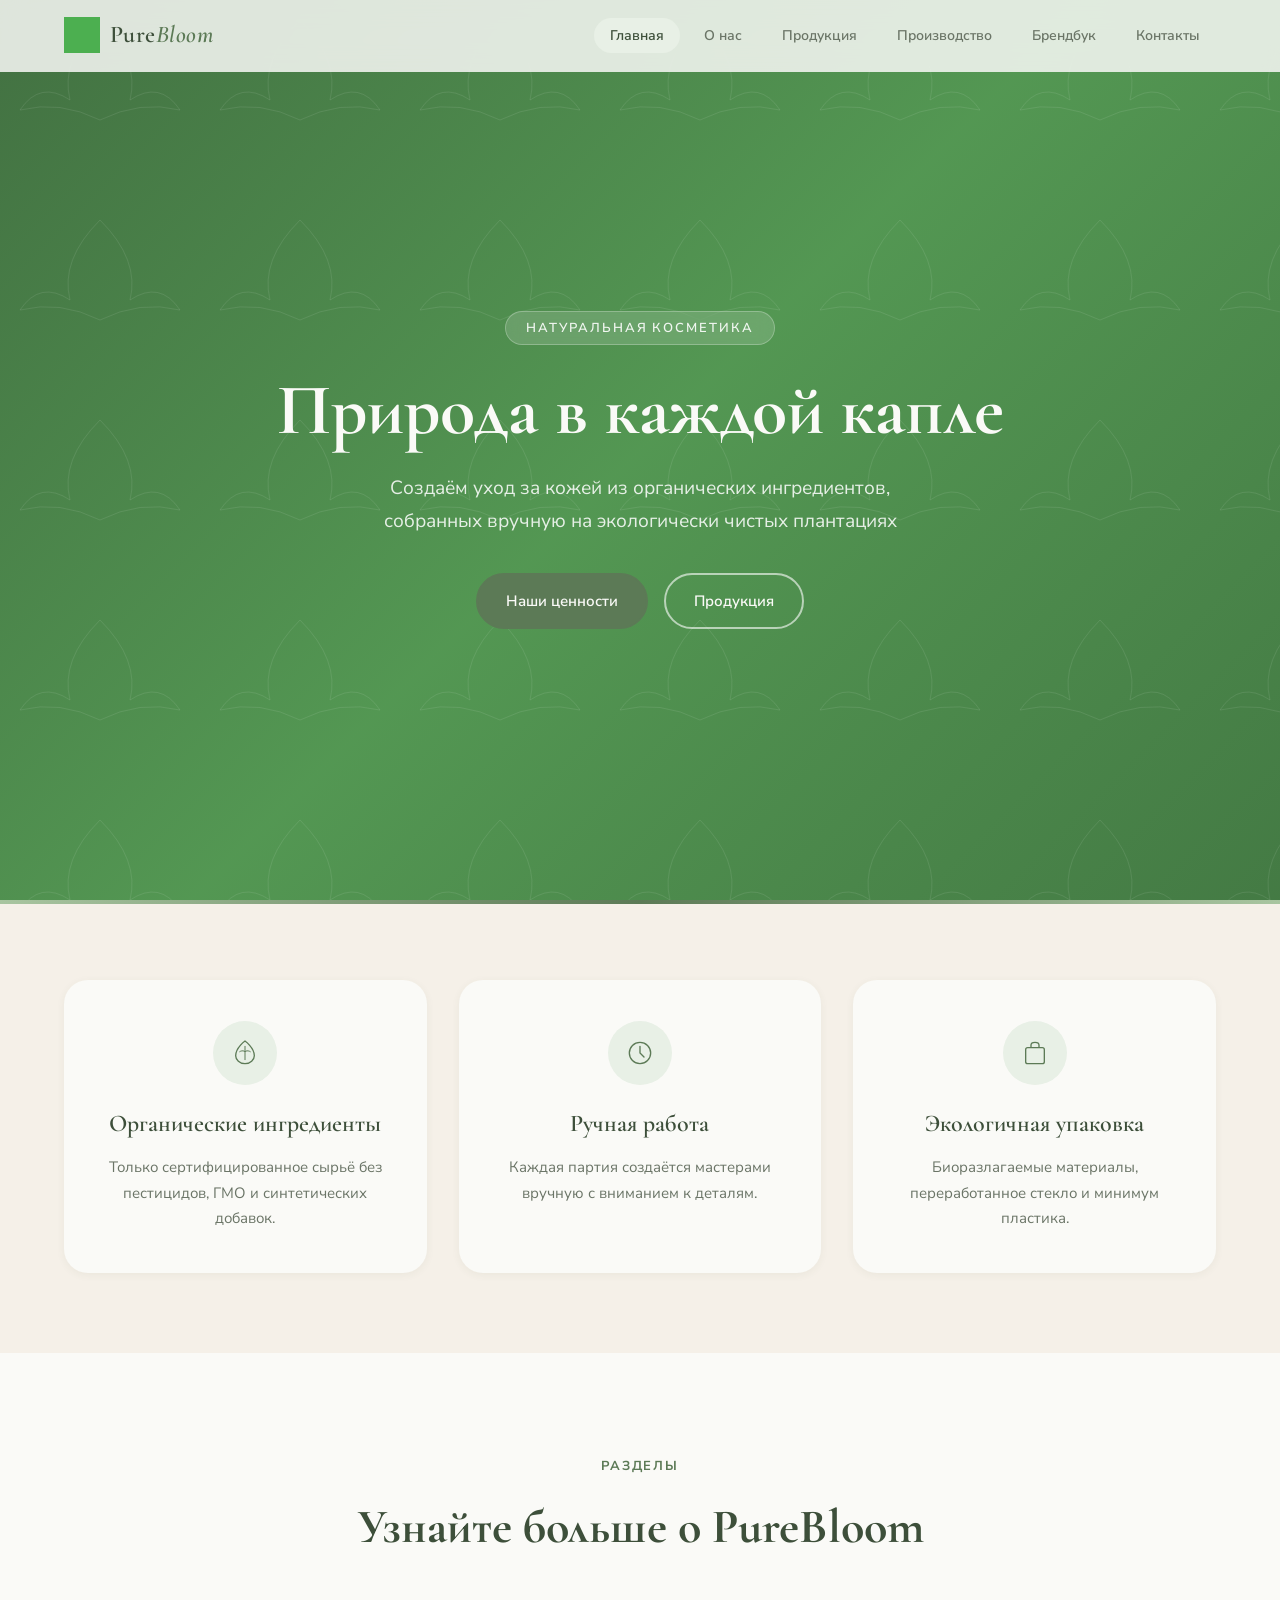
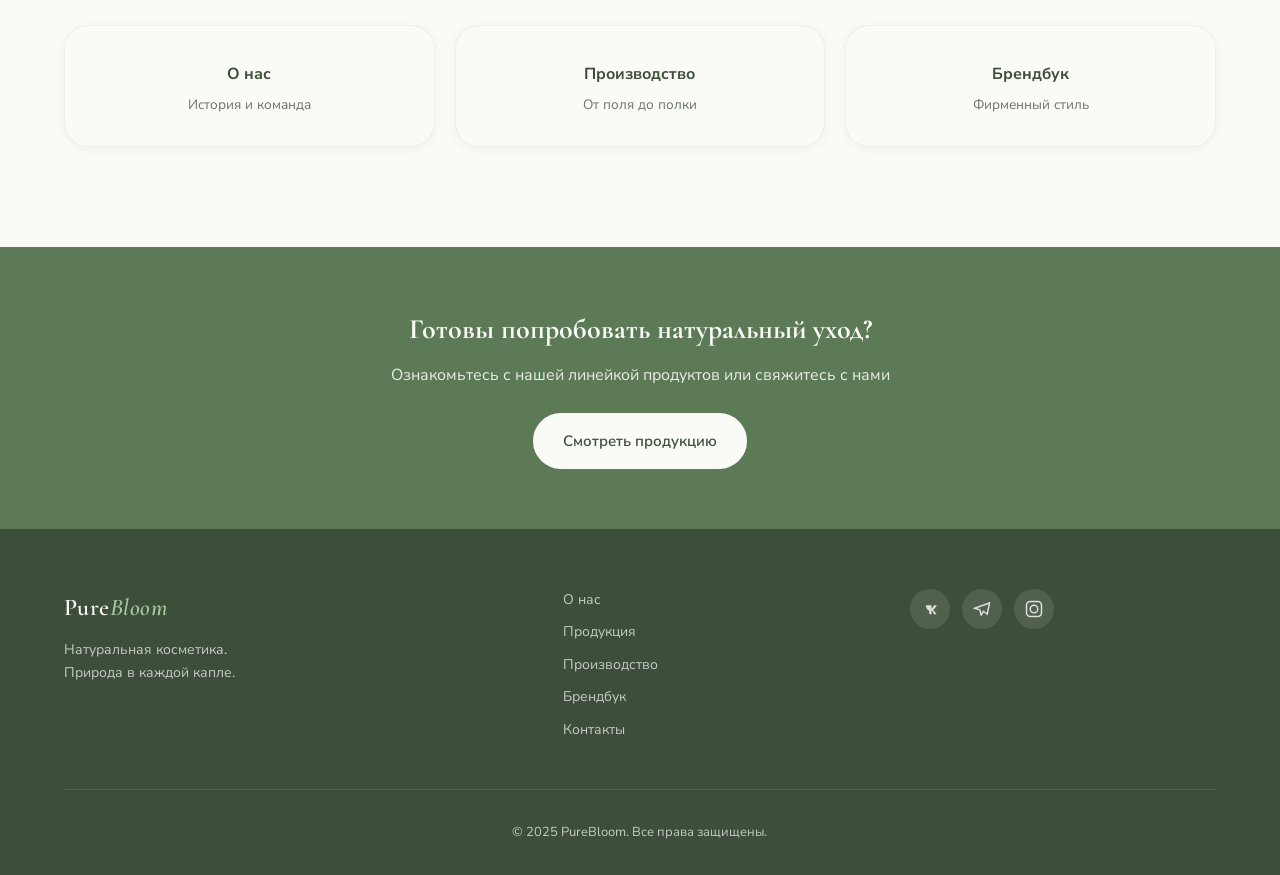
<file: index.html>
<!DOCTYPE html>
<html lang="ru">
<head>
  <meta charset="UTF-8">
  <meta name="viewport" content="width=device-width, initial-scale=1.0">
  <meta name="description" content="PureBloom — натуральная косметика. Природа в каждой капле.">
  <title>PureBloom — Главная</title>
  <link rel="preconnect" href="https://fonts.googleapis.com">
  <link rel="preconnect" href="https://fonts.gstatic.com" crossorigin>
  <link href="https://fonts.googleapis.com/css2?family=Cormorant+Garamond:ital,wght@0,400;0,600;0,700;1,400&family=Nunito+Sans:ital,wght@0,300;0,400;0,600;0,700&display=swap" rel="stylesheet">
  <link rel="stylesheet" href="styles.css">
</head>
<body data-page="home">

  <header class="header" id="header">
    <div class="container header__inner">
      <a href="index.html" class="logo">
        <img src="public/images/logo.png" alt="" class="logo__img">
        <span class="logo__text">Pure<em>Bloom</em></span>
      </a>
      <nav class="nav" id="nav" aria-label="Навигация">
        <ul class="nav__list">
          <li><a href="index.html" class="nav__link" data-page="home">Главная</a></li>
          <li><a href="about.html" class="nav__link" data-page="about">О нас</a></li>
          <li><a href="products.html" class="nav__link" data-page="products">Продукция</a></li>
          <li><a href="production.html" class="nav__link" data-page="production">Производство</a></li>
          <li><a href="brandbook.html" class="nav__link" data-page="brandbook">Брендбук</a></li>
          <li><a href="contacts.html" class="nav__link" data-page="contacts">Контакты</a></li>
        </ul>
      </nav>
      <button class="burger" id="burger" aria-label="Меню" aria-expanded="false" aria-controls="nav">
        <span></span><span></span><span></span>
      </button>
    </div>
  </header>

  <main>
    <section class="hero" id="home">
      <div class="hero__bg">
        <img src="public/images/hero-image.jpg" alt="Цветущие полевые цветы" class="hero__image">
        <div class="hero__overlay"></div>
        <div class="hero__pattern" aria-hidden="true"></div>
      </div>
      <div class="container hero__content">
        <p class="hero__label">Натуральная косметика</p>
        <h1 class="hero__title">Природа в каждой капле</h1>
        <p class="hero__subtitle">Создаём уход за кожей из органических ингредиентов, собранных вручную на экологически чистых плантациях</p>
        <div class="hero__actions">
          <a href="#values" class="btn btn--primary">Наши ценности</a>
          <a href="products.html" class="btn btn--outline">Продукция</a>
        </div>
      </div>
    </section>

    <section class="values" id="values">
      <div class="container">
        <div class="values__grid">
          <article class="value-card">
            <div class="value-card__icon">
              <svg viewBox="0 0 48 48" fill="none" aria-hidden="true"><path d="M24 6C24 6 10 16 10 28C10 34 16 40 24 40C32 40 38 34 38 28C38 16 24 6 24 6Z" stroke="currentColor" stroke-width="2"/><path d="M24 14V34M16 22C16 22 20 19 24 22C28 19 32 22 32 22" stroke="currentColor" stroke-width="1.5" stroke-linecap="round"/></svg>
            </div>
            <h3 class="value-card__title">Органические ингредиенты</h3>
            <p class="value-card__text">Только сертифицированное сырьё без пестицидов, ГМО и синтетических добавок.</p>
          </article>
          <article class="value-card">
            <div class="value-card__icon">
              <svg viewBox="0 0 48 48" fill="none" aria-hidden="true"><circle cx="24" cy="24" r="16" stroke="currentColor" stroke-width="2"/><path d="M24 14V24L30 30" stroke="currentColor" stroke-width="2" stroke-linecap="round"/></svg>
            </div>
            <h3 class="value-card__title">Ручная работа</h3>
            <p class="value-card__text">Каждая партия создаётся мастерами вручную с вниманием к деталям.</p>
          </article>
          <article class="value-card">
            <div class="value-card__icon">
              <svg viewBox="0 0 48 48" fill="none" aria-hidden="true"><rect x="10" y="16" width="28" height="24" rx="3" stroke="currentColor" stroke-width="2"/><path d="M18 16V12C18 10 20 8 24 8C28 8 30 10 30 12V16" stroke="currentColor" stroke-width="2"/></svg>
            </div>
            <h3 class="value-card__title">Экологичная упаковка</h3>
            <p class="value-card__text">Биоразлагаемые материалы, переработанное стекло и минимум пластика.</p>
          </article>
        </div>
      </div>
    </section>

    <section class="section" id="explore">
      <div class="container">
        <div class="section__header">
          <span class="section__label">Разделы</span>
          <h2 class="section__title">Узнайте больше о PureBloom</h2>
        </div>
        <div class="quick-links">
          <a href="about.html" class="quick-link"><strong>О нас</strong><small>История и команда</small></a>
          <a href="production.html" class="quick-link"><strong>Производство</strong><small>От поля до полки</small></a>
          <a href="brandbook.html" class="quick-link"><strong>Брендбук</strong><small>Фирменный стиль</small></a>
        </div>
      </div>
    </section>

    <section class="cta-banner">
      <div class="container">
        <h2>Готовы попробовать натуральный уход?</h2>
        <p>Ознакомьтесь с нашей линейкой продуктов или свяжитесь с нами</p>
        <a href="products.html" class="btn btn--primary">Смотреть продукцию</a>
      </div>
    </section>
  </main>

  <footer class="footer">
    <div class="container footer__inner">
      <div class="footer__brand">
        <a href="index.html" class="logo"><span class="logo__text">Pure<em>Bloom</em></span></a>
        <p>Натуральная косметика.<br>Природа в каждой капле.</p>
      </div>
      <nav class="footer__nav" aria-label="Подвал">
        <a href="about.html">О нас</a>
        <a href="products.html">Продукция</a>
        <a href="production.html">Производство</a>
        <a href="brandbook.html">Брендбук</a>
        <a href="contacts.html">Контакты</a>
      </nav>
      <div class="footer__social">
        <a href="#" class="footer__social-link" aria-label="VK"><svg viewBox="0 0 24 24" fill="none"><path d="M3 7H6.5C7 12 9 14 11 14V7H14V11.5C16 9.5 17.5 7 17.5 7H21C21 7 18.5 12 16 13.5C18.5 15 21 19 21 19H17.5C17.5 19 15.5 15 14 13.5V19H11V7H3Z" fill="currentColor"/></svg></a>
        <a href="#" class="footer__social-link" aria-label="Telegram"><svg viewBox="0 0 24 24" fill="none"><path d="M22 4L2 11L9 13L11 20L14 15L19 19L22 4Z" stroke="currentColor" stroke-width="2"/></svg></a>
        <a href="#" class="footer__social-link" aria-label="Instagram"><svg viewBox="0 0 24 24" fill="none"><rect x="2" y="2" width="20" height="20" rx="5" stroke="currentColor" stroke-width="2"/><circle cx="12" cy="12" r="5" stroke="currentColor" stroke-width="2"/></svg></a>
      </div>
      <p class="footer__copy">&copy; 2025 PureBloom. Все права защищены.</p>
    </div>
  </footer>

  <script src="script.js"></script>
</body>
</html>
</file>
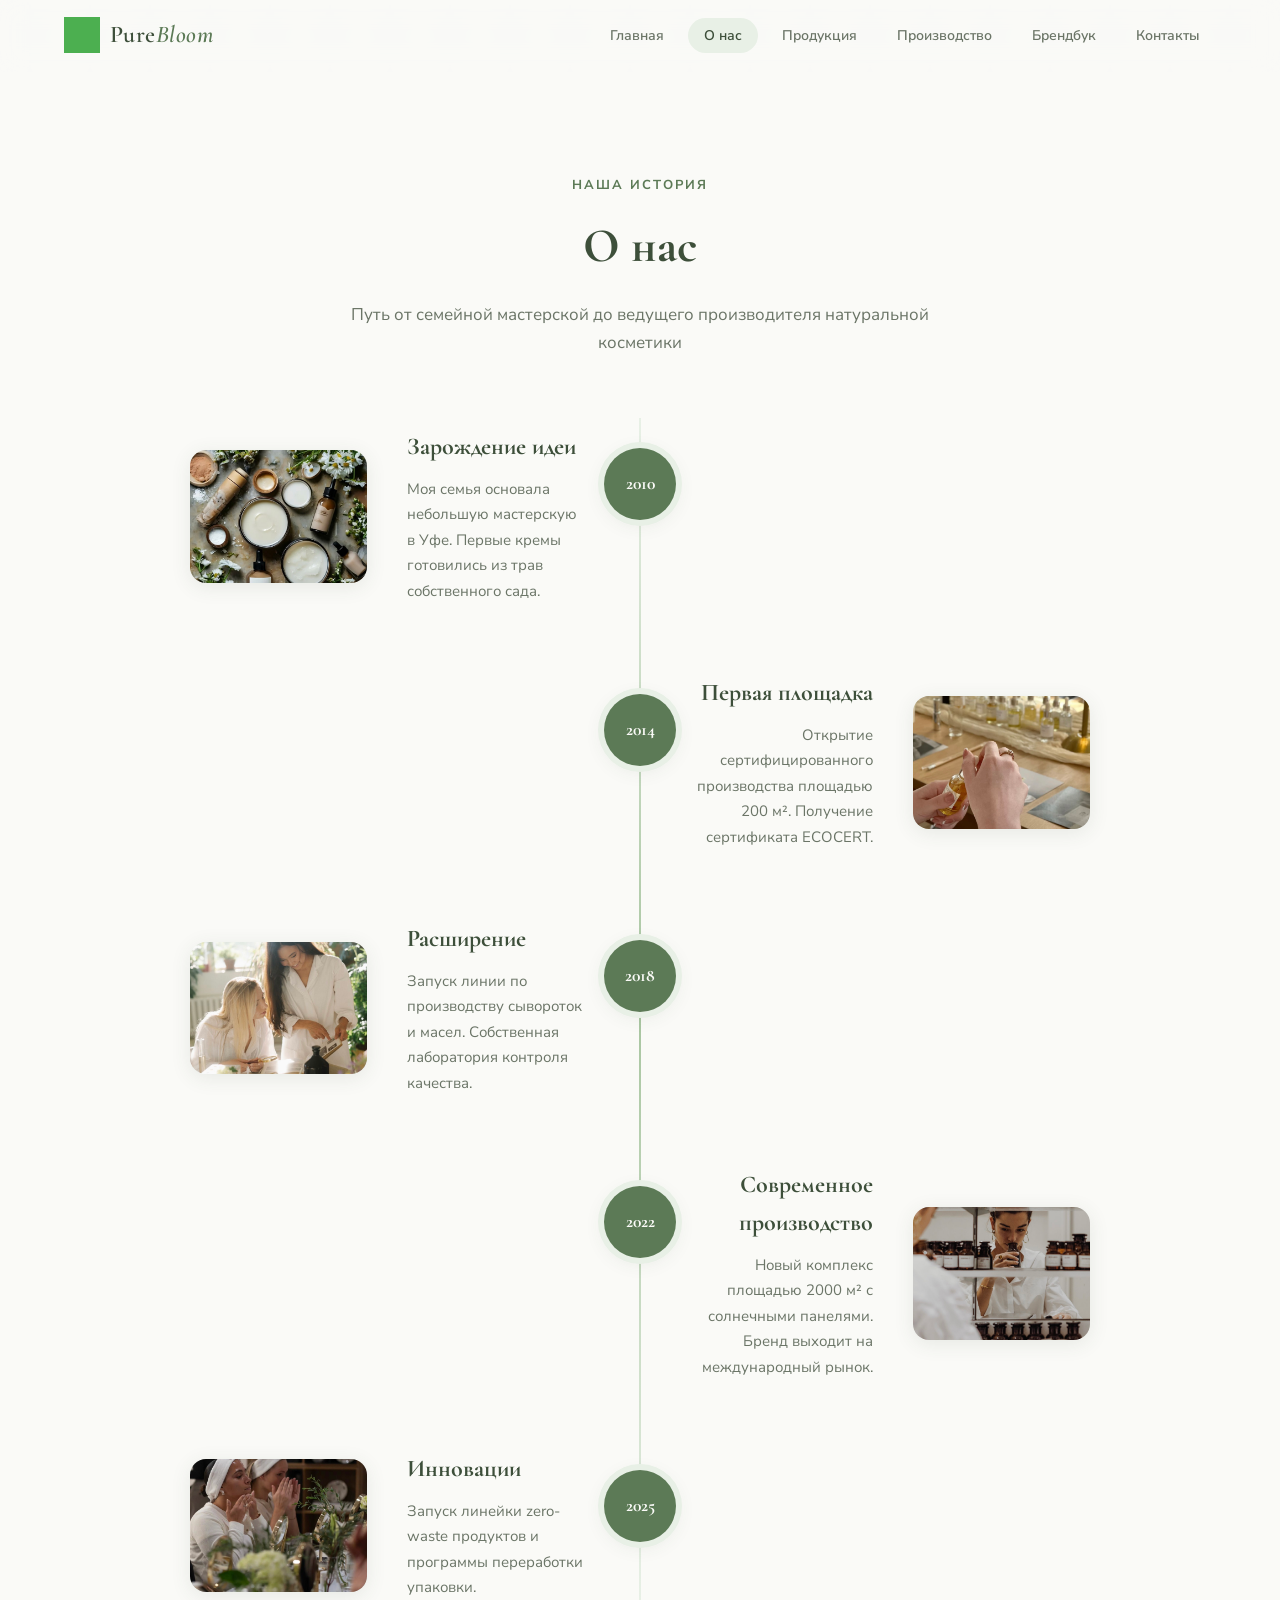
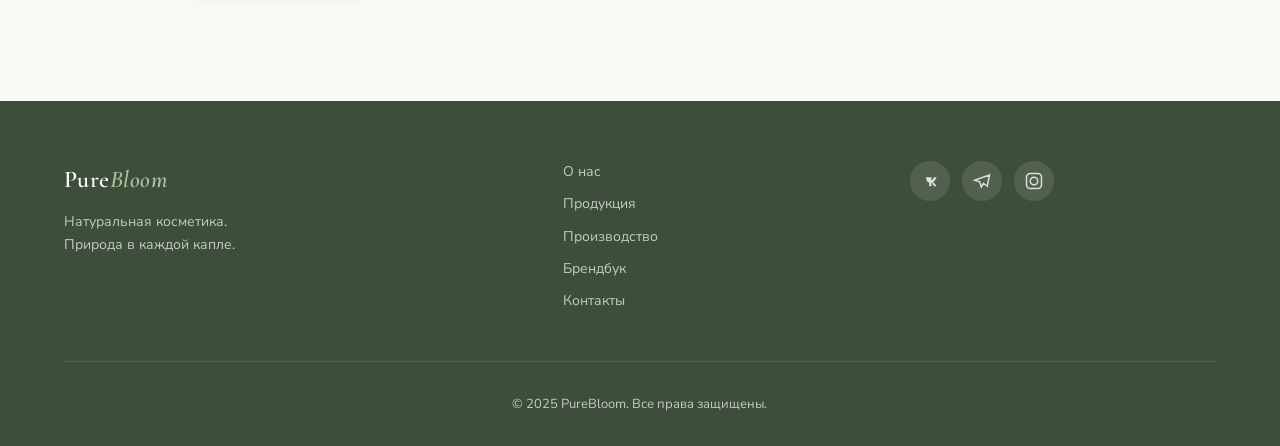
<file: about.html>
<!DOCTYPE html>
<html lang="ru">
<head>
  <meta charset="UTF-8">
  <meta name="viewport" content="width=device-width, initial-scale=1.0">
  <title>PureBloom — О нас</title>
  <link rel="preconnect" href="https://fonts.googleapis.com">
  <link rel="preconnect" href="https://fonts.gstatic.com" crossorigin>
  <link href="https://fonts.googleapis.com/css2?family=Cormorant+Garamond:ital,wght@0,400;0,600;0,700;1,400&family=Nunito+Sans:ital,wght@0,300;0,400;0,600;0,700&display=swap" rel="stylesheet">
  <link rel="stylesheet" href="styles.css">
</head>
<body data-page="about">

  <header class="header" id="header">
    <div class="container header__inner">
      <a href="index.html" class="logo">
        <img src="public/images/logo.png" alt="" class="logo__img">
        <span class="logo__text">Pure<em>Bloom</em></span>
      </a>
      <nav class="nav" id="nav" aria-label="Навигация">
        <ul class="nav__list">
          <li><a href="index.html" class="nav__link" data-page="home">Главная</a></li>
          <li><a href="about.html" class="nav__link" data-page="about">О нас</a></li>
          <li><a href="products.html" class="nav__link" data-page="products">Продукция</a></li>
          <li><a href="production.html" class="nav__link" data-page="production">Производство</a></li>
          <li><a href="brandbook.html" class="nav__link" data-page="brandbook">Брендбук</a></li>
          <li><a href="contacts.html" class="nav__link" data-page="contacts">Контакты</a></li>
        </ul>
      </nav>
      <button class="burger" id="burger" aria-label="Меню" aria-expanded="false" aria-controls="nav">
        <span></span><span></span><span></span>
      </button>
    </div>
  </header>

  <main class="page-top">
    <section class="section about">
      <div class="container">
        <div class="section__header">
          <span class="section__label">Наша история</span>
          <h1 class="section__title">О нас</h1>
          <p class="section__desc">Путь от семейной мастерской до ведущего производителя натуральной косметики</p>
        </div>

        <div class="timeline">
          <div class="timeline__line" aria-hidden="true"></div>

          <article class="timeline__item">
            <div class="timeline__marker"><span class="timeline__year">2010</span></div>
            <div class="timeline__content">
              <div class="timeline__image"><img src="public/images/зарождение.jpg" alt="Начало — семейная мастерская" loading="lazy"></div>
              <div class="timeline__text">
                <h3>Зарождение идеи</h3>
                <p>Моя семья основала небольшую мастерскую в Уфе. Первые кремы готовились из трав собственного сада.</p>
              </div>
            </div>
          </article>

          <article class="timeline__item timeline__item--reverse">
            <div class="timeline__marker"><span class="timeline__year">2014</span></div>
            <div class="timeline__content">
              <div class="timeline__image"><img src="public/images/первая.jpg" alt="Первая производственная площадка" loading="lazy"></div>
              <div class="timeline__text">
                <h3>Первая площадка</h3>
                <p>Открытие сертифицированного производства площадью 200 м². Получение сертификата ECOCERT.</p>
              </div>
            </div>
          </article>

          <article class="timeline__item">
            <div class="timeline__marker"><span class="timeline__year">2018</span></div>
            <div class="timeline__content">
              <div class="timeline__image"><img src="public/images/расширение.jpg" alt="Расширение производства" loading="lazy"></div>
              <div class="timeline__text">
                <h3>Расширение</h3>
                <p>Запуск линии по производству сывороток и масел. Собственная лаборатория контроля качества.</p>
              </div>
            </div>
          </article>

          <article class="timeline__item timeline__item--reverse">
            <div class="timeline__marker"><span class="timeline__year">2022</span></div>
            <div class="timeline__content">
              <div class="timeline__image"><img src="public/images/современное.jpg" alt="Современное производство" loading="lazy"></div>
              <div class="timeline__text">
                <h3>Современное производство</h3>
                <p>Новый комплекс площадью 2000 м² с солнечными панелями. Бренд выходит на международный рынок.</p>
              </div>
            </div>
          </article>

          <article class="timeline__item">
            <div class="timeline__marker"><span class="timeline__year">2025</span></div>
            <div class="timeline__content">
              <div class="timeline__image"><img src="public/images/иновации.jpg" alt="Инновации" loading="lazy"></div>
              <div class="timeline__text">
                <h3>Инновации</h3>
                <p>Запуск линейки zero-waste продуктов и программы переработки упаковки.</p>
              </div>
            </div>
          </article>
        </div>
      </div>
    </section>
  </main>

  <footer class="footer">
    <div class="container footer__inner">
      <div class="footer__brand">
        <a href="index.html" class="logo"><span class="logo__text">Pure<em>Bloom</em></span></a>
        <p>Натуральная косметика.<br>Природа в каждой капле.</p>
      </div>
      <nav class="footer__nav" aria-label="Подвал">
        <a href="about.html">О нас</a>
        <a href="products.html">Продукция</a>
        <a href="production.html">Производство</a>
        <a href="brandbook.html">Брендбук</a>
        <a href="contacts.html">Контакты</a>
      </nav>
      <div class="footer__social">
        <a href="#" class="footer__social-link" aria-label="VK"><svg viewBox="0 0 24 24" fill="none"><path d="M3 7H6.5C7 12 9 14 11 14V7H14V11.5C16 9.5 17.5 7 17.5 7H21C21 7 18.5 12 16 13.5C18.5 15 21 19 21 19H17.5C17.5 19 15.5 15 14 13.5V19H11V7H3Z" fill="currentColor"/></svg></a>
        <a href="#" class="footer__social-link" aria-label="Telegram"><svg viewBox="0 0 24 24" fill="none"><path d="M22 4L2 11L9 13L11 20L14 15L19 19L22 4Z" stroke="currentColor" stroke-width="2"/></svg></a>
        <a href="#" class="footer__social-link" aria-label="Instagram"><svg viewBox="0 0 24 24" fill="none"><rect x="2" y="2" width="20" height="20" rx="5" stroke="currentColor" stroke-width="2"/><circle cx="12" cy="12" r="5" stroke="currentColor" stroke-width="2"/></svg></a>
      </div>
      <p class="footer__copy">&copy; 2025 PureBloom. Все права защищены.</p>
    </div>
  </footer>

  <script src="script.js"></script>
</body>
</html>
</file>
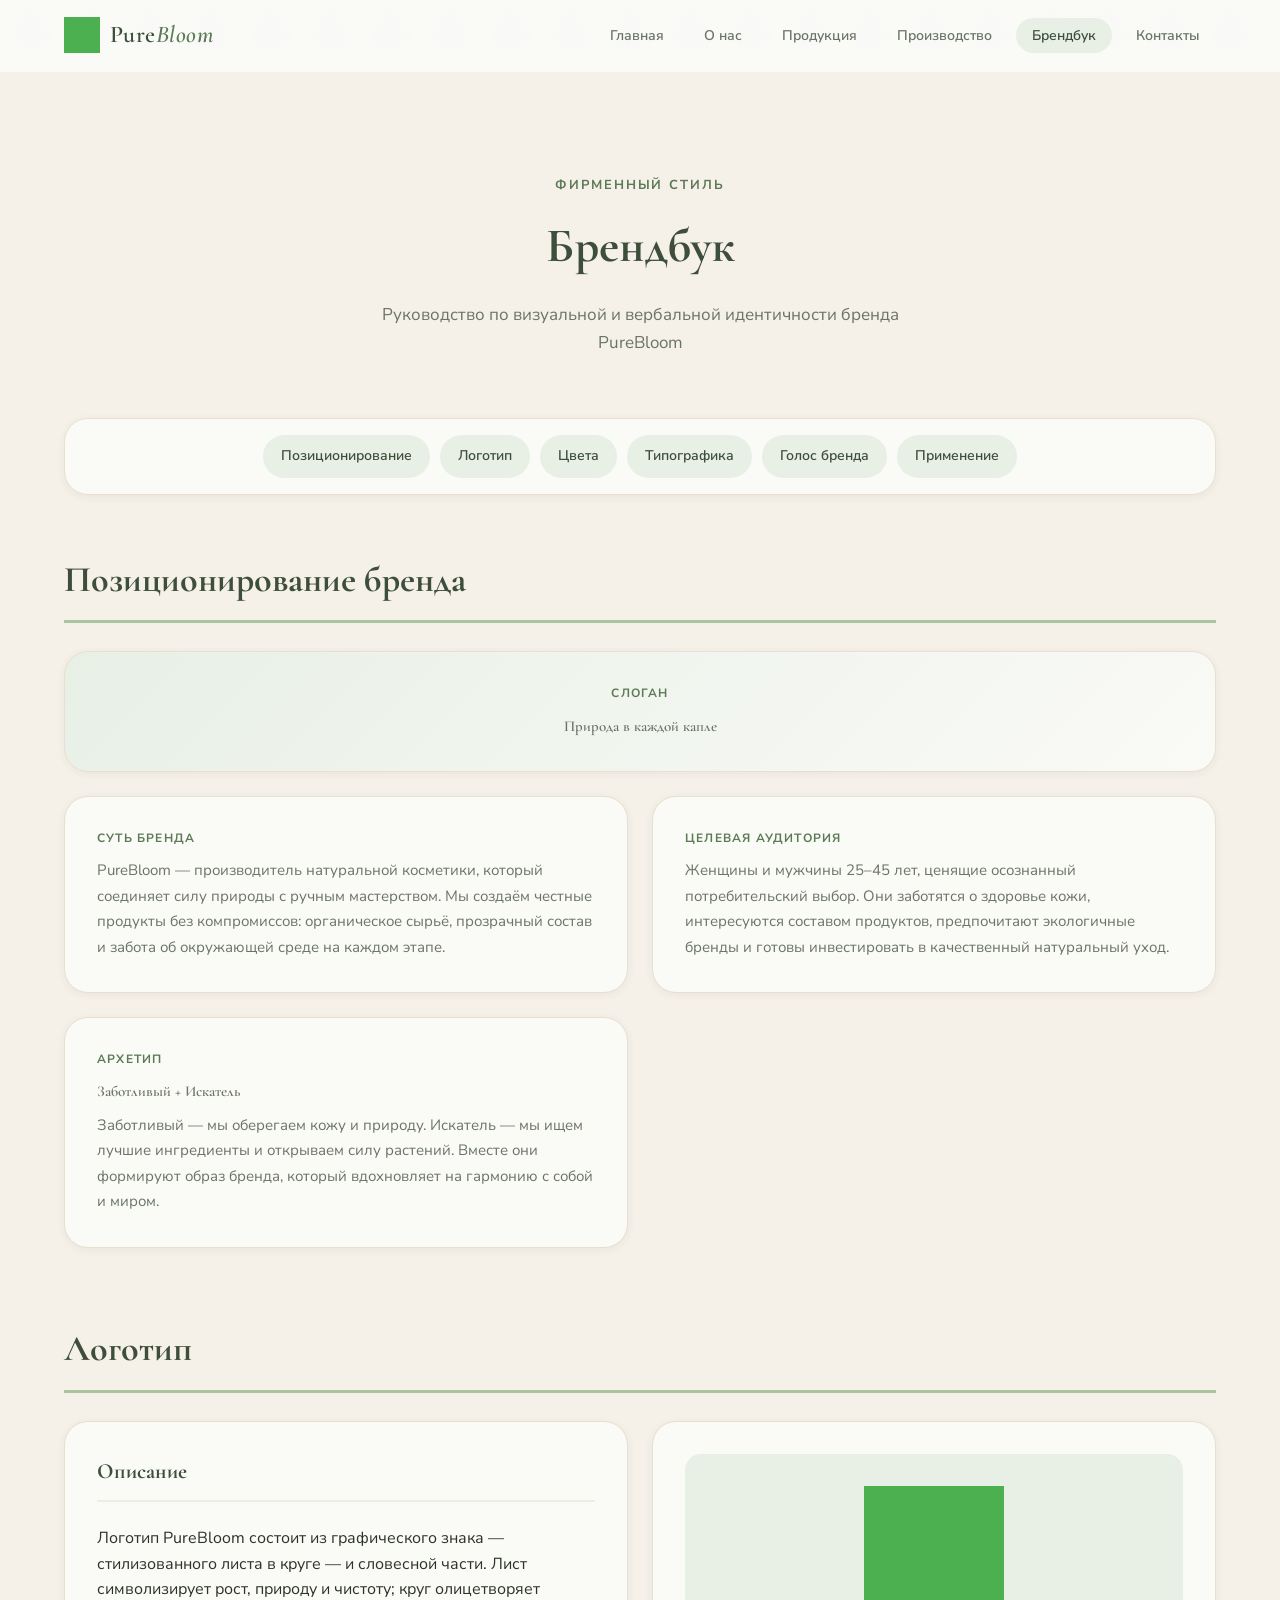
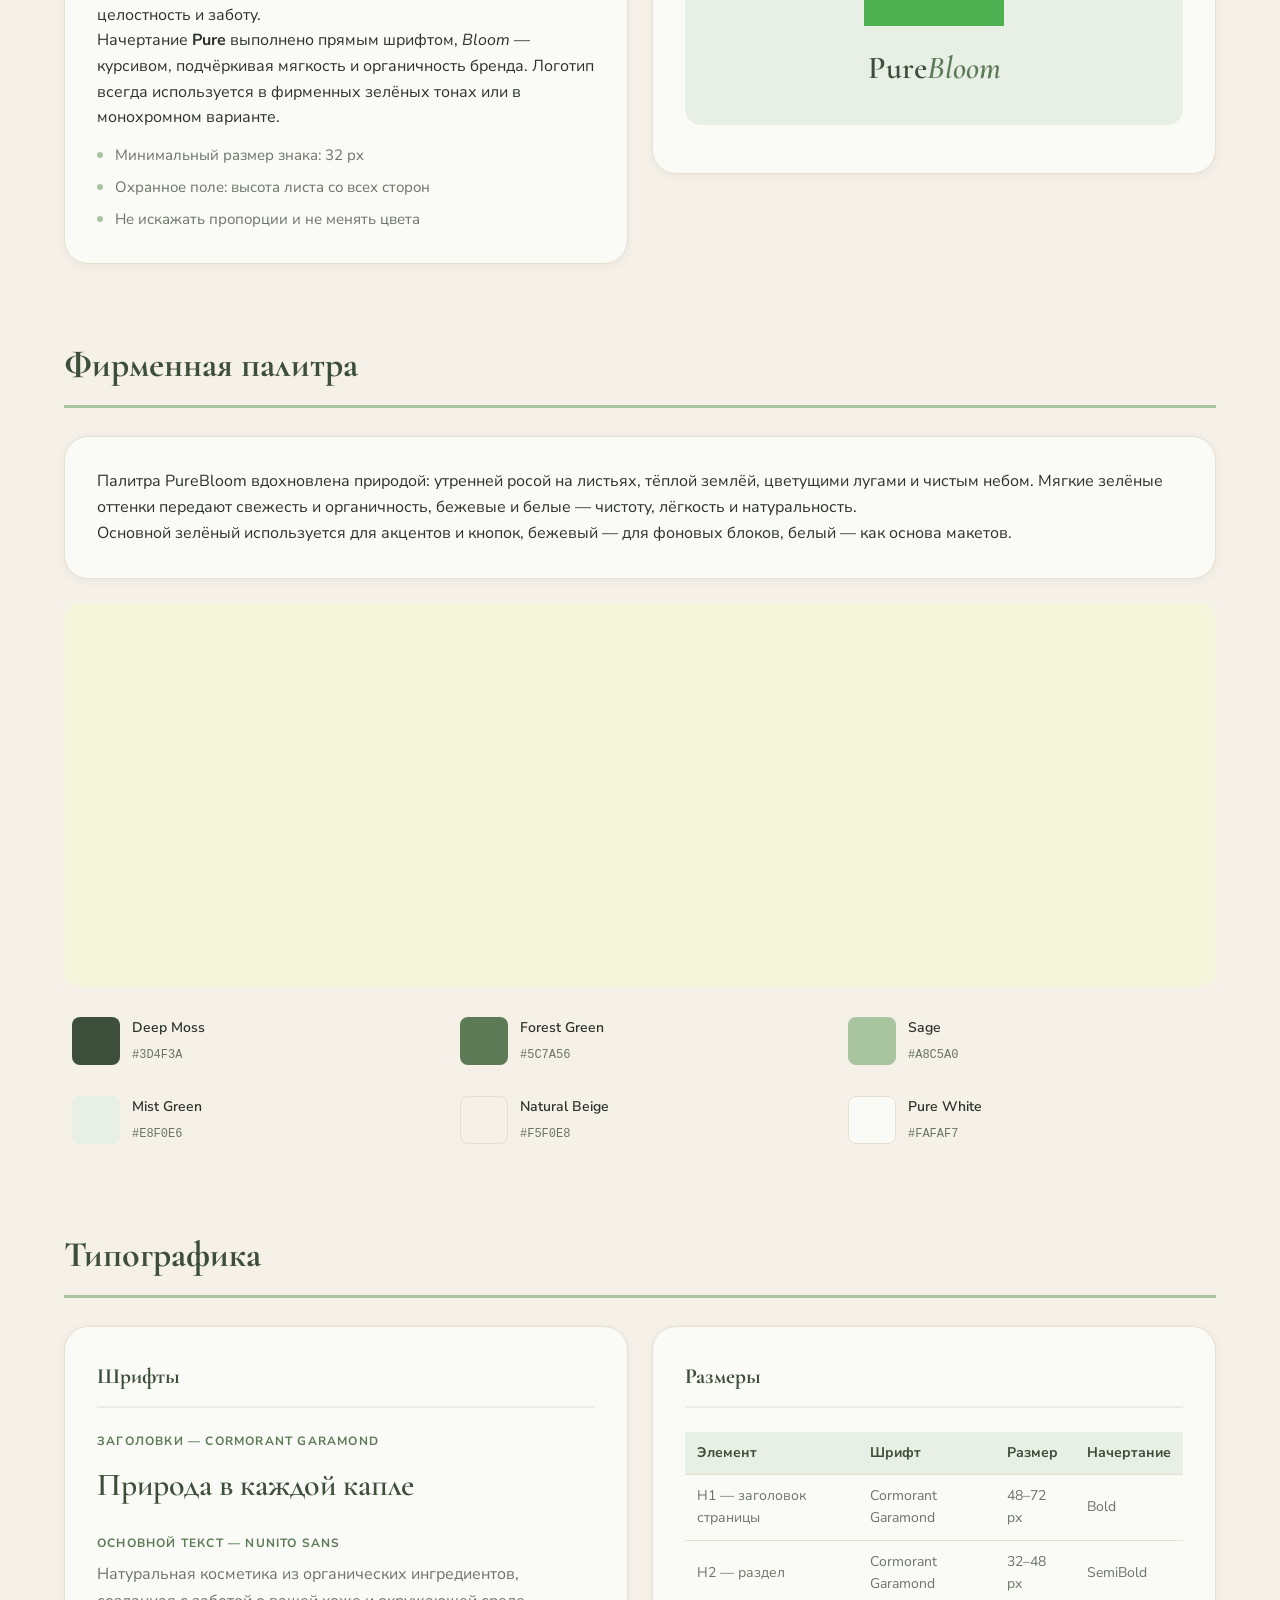
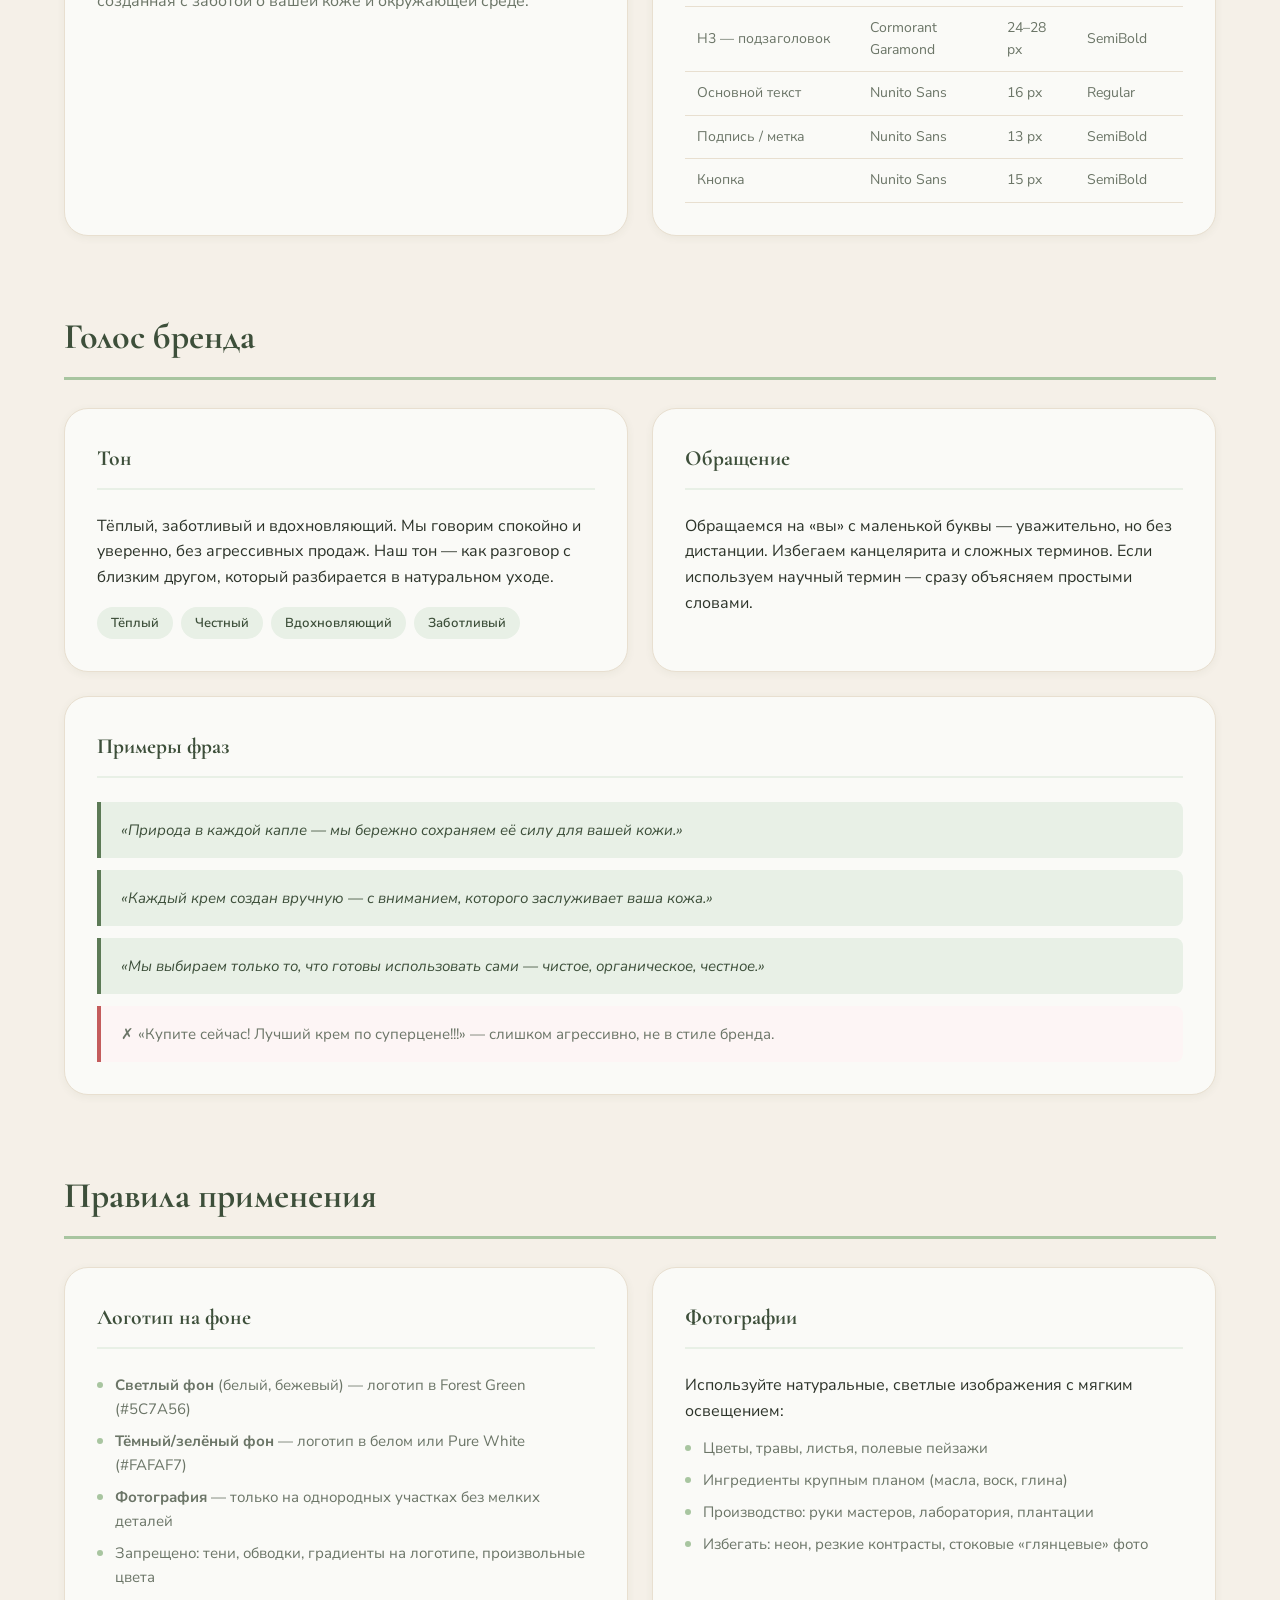
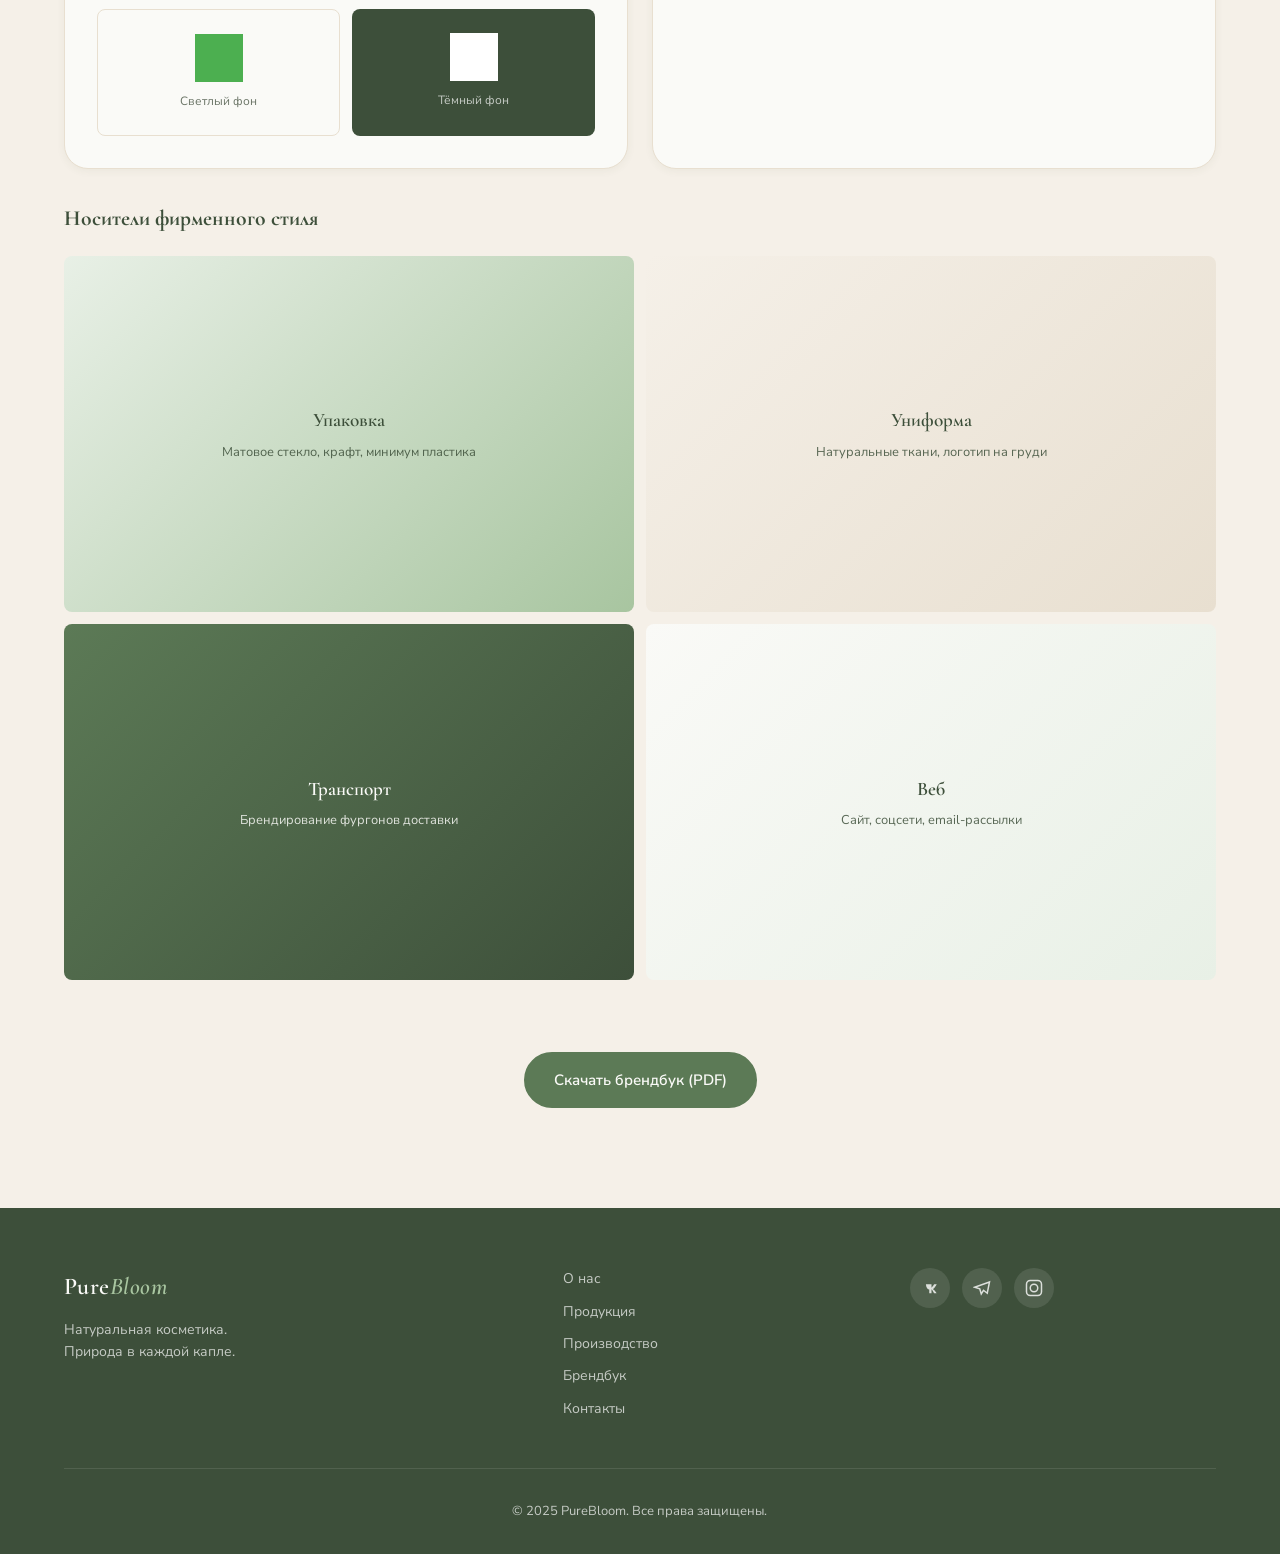
<file: brandbook.html>
<!DOCTYPE html>
<html lang="ru">
<head>
  <meta charset="UTF-8">
  <meta name="viewport" content="width=device-width, initial-scale=1.0">
  <title>PureBloom — Брендбук</title>
  <link rel="preconnect" href="https://fonts.googleapis.com">
  <link rel="preconnect" href="https://fonts.gstatic.com" crossorigin>
  <link href="https://fonts.googleapis.com/css2?family=Cormorant+Garamond:ital,wght@0,400;0,600;0,700;1,400&family=Nunito+Sans:ital,wght@0,300;0,400;0,600;0,700&display=swap" rel="stylesheet">
  <link rel="stylesheet" href="styles.css">
</head>
<body data-page="brandbook">

  <header class="header" id="header">
    <div class="container header__inner">
      <a href="index.html" class="logo">
        <img src="public/images/logo.png" alt="" class="logo__img">
        <span class="logo__text">Pure<em>Bloom</em></span>
      </a>
      <nav class="nav" id="nav" aria-label="Навигация">
        <ul class="nav__list">
          <li><a href="index.html" class="nav__link" data-page="home">Главная</a></li>
          <li><a href="about.html" class="nav__link" data-page="about">О нас</a></li>
          <li><a href="products.html" class="nav__link" data-page="products">Продукция</a></li>
          <li><a href="production.html" class="nav__link" data-page="production">Производство</a></li>
          <li><a href="brandbook.html" class="nav__link" data-page="brandbook">Брендбук</a></li>
          <li><a href="contacts.html" class="nav__link" data-page="contacts">Контакты</a></li>
        </ul>
      </nav>
      <button class="burger" id="burger" aria-label="Меню" aria-expanded="false" aria-controls="nav">
        <span></span><span></span><span></span>
      </button>
    </div>
  </header>

  <main class="page-top">
    <section class="section brandbook">
      <div class="container">
        <div class="section__header">
          <span class="section__label">Фирменный стиль</span>
          <h1 class="section__title">Брендбук</h1>
          <p class="section__desc">Руководство по визуальной и вербальной идентичности бренда PureBloom</p>
        </div>

        <nav class="brandbook-nav" aria-label="Разделы брендбука">
          <a href="#positioning" class="brandbook-nav__link">Позиционирование</a>
          <a href="#logo" class="brandbook-nav__link">Логотип</a>
          <a href="#colors" class="brandbook-nav__link">Цвета</a>
          <a href="#typography" class="brandbook-nav__link">Типографика</a>
          <a href="#voice" class="brandbook-nav__link">Голос бренда</a>
          <a href="#application" class="brandbook-nav__link">Применение</a>
        </nav>

        <!-- Позиционирование -->
        <article class="brandbook-section" id="positioning">
          <h2 class="brandbook-section__title">Позиционирование бренда</h2>
          <div class="brandbook-section__content">
            <div class="positioning-grid">
              <div class="brandbook__card positioning-card positioning-card--slogan">
                <span class="positioning-card__label">Слоган</span>
                <p class="positioning-card__value">Природа в каждой капле</p>
              </div>
              <div class="brandbook__card positioning-card">
                <span class="positioning-card__label">Суть бренда</span>
                <p>PureBloom — производитель натуральной косметики, который соединяет силу природы с ручным мастерством. Мы создаём честные продукты без компромиссов: органическое сырьё, прозрачный состав и забота об окружающей среде на каждом этапе.</p>
              </div>
              <div class="brandbook__card positioning-card">
                <span class="positioning-card__label">Целевая аудитория</span>
                <p>Женщины и мужчины 25–45 лет, ценящие осознанный потребительский выбор. Они заботятся о здоровье кожи, интересуются составом продуктов, предпочитают экологичные бренды и готовы инвестировать в качественный натуральный уход.</p>
              </div>
              <div class="brandbook__card positioning-card">
                <span class="positioning-card__label">Архетип</span>
                <p class="positioning-card__archetype">Заботливый + Искатель</p>
                <p>Заботливый — мы оберегаем кожу и природу. Искатель — мы ищем лучшие ингредиенты и открываем силу растений. Вместе они формируют образ бренда, который вдохновляет на гармонию с собой и миром.</p>
              </div>
            </div>
          </div>
        </article>

        <!-- Логотип -->
        <article class="brandbook-section" id="logo">
          <h2 class="brandbook-section__title">Логотип</h2>
          <div class="brandbook-section__content brandbook-section__content--split">
            <div class="brandbook__card">
              <h3>Описание</h3>
              <p>Логотип PureBloom состоит из графического знака — стилизованного листа в круге — и словесной части. Лист символизирует рост, природу и чистоту; круг олицетворяет целостность и заботу.</p>
              <p>Начертание <strong>Pure</strong> выполнено прямым шрифтом, <em>Bloom</em> — курсивом, подчёркивая мягкость и органичность бренда. Логотип всегда используется в фирменных зелёных тонах или в монохромном варианте.</p>
              <ul class="brandbook-list">
                <li>Минимальный размер знака: 32 px</li>
                <li>Охранное поле: высота листа со всех сторон</li>
                <li>Не искажать пропорции и не менять цвета</li>
              </ul>
            </div>
            <div class="brandbook__card">
              <div class="brandbook__logo-display brandbook__logo-display--large">
                <img src="public/images/logo.png" alt="Логотип PureBloom">
                <p class="brandbook__logo-text">Pure<em>Bloom</em></p>
              </div>
            </div>
          </div>
        </article>

        <!-- Цвета -->
        <article class="brandbook-section" id="colors">
          <h2 class="brandbook-section__title">Фирменная палитра</h2>
          <div class="brandbook-section__content">
            <div class="brandbook__card" style="margin-bottom: 24px;">
              <p>Палитра PureBloom вдохновлена природой: утренней росой на листьях, тёплой землёй, цветущими лугами и чистым небом. Мягкие зелёные оттенки передают свежесть и органичность, бежевые и белые — чистоту, лёгкость и натуральность.</p>
              <p>Основной зелёный используется для акцентов и кнопок, бежевый — для фоновых блоков, белый — как основа макетов.</p>
            </div>
            <img src="public/images/color-palette.jpg" alt="Фирменная палитра PureBloom" class="brandbook__palette-img">
            <div class="brandbook__colors brandbook__colors--full">
              <div class="color-swatch">
                <div class="color-swatch__preview" style="background:#3D4F3A;"></div>
                <div><span class="color-swatch__name">Deep Moss</span><br><span class="color-swatch__hex">#3D4F3A</span></div>
              </div>
              <div class="color-swatch">
                <div class="color-swatch__preview" style="background:#5C7A56;"></div>
                <div><span class="color-swatch__name">Forest Green</span><br><span class="color-swatch__hex">#5C7A56</span></div>
              </div>
              <div class="color-swatch">
                <div class="color-swatch__preview" style="background:#A8C5A0;"></div>
                <div><span class="color-swatch__name">Sage</span><br><span class="color-swatch__hex">#A8C5A0</span></div>
              </div>
              <div class="color-swatch">
                <div class="color-swatch__preview" style="background:#E8F0E6;"></div>
                <div><span class="color-swatch__name">Mist Green</span><br><span class="color-swatch__hex">#E8F0E6</span></div>
              </div>
              <div class="color-swatch">
                <div class="color-swatch__preview" style="background:#F5F0E8;border:1px solid #E8DFD0;"></div>
                <div><span class="color-swatch__name">Natural Beige</span><br><span class="color-swatch__hex">#F5F0E8</span></div>
              </div>
              <div class="color-swatch">
                <div class="color-swatch__preview" style="background:#FAFAF7;border:1px solid #E8DFD0;"></div>
                <div><span class="color-swatch__name">Pure White</span><br><span class="color-swatch__hex">#FAFAF7</span></div>
              </div>
            </div>
          </div>
        </article>

        <!-- Типографика -->
        <article class="brandbook-section" id="typography">
          <h2 class="brandbook-section__title">Типографика</h2>
          <div class="brandbook-section__content">
            <div class="brandbook__grid">
              <div class="brandbook__card">
                <h3>Шрифты</h3>
                <div class="brandbook__typography">
                  <div>
                    <span class="type-sample__label">Заголовки — Cormorant Garamond</span>
                    <p class="type-sample__display">Природа в каждой капле</p>
                  </div>
                  <div>
                    <span class="type-sample__label">Основной текст — Nunito Sans</span>
                    <p class="type-sample__text">Натуральная косметика из органических ингредиентов, созданная с заботой о вашей коже и окружающей среде.</p>
                  </div>
                </div>
              </div>
              <div class="brandbook__card">
                <h3>Размеры</h3>
                <table class="brandbook-table">
                  <thead>
                    <tr><th>Элемент</th><th>Шрифт</th><th>Размер</th><th>Начертание</th></tr>
                  </thead>
                  <tbody>
                    <tr><td>H1 — заголовок страницы</td><td>Cormorant Garamond</td><td>48–72 px</td><td>Bold</td></tr>
                    <tr><td>H2 — раздел</td><td>Cormorant Garamond</td><td>32–48 px</td><td>SemiBold</td></tr>
                    <tr><td>H3 — подзаголовок</td><td>Cormorant Garamond</td><td>24–28 px</td><td>SemiBold</td></tr>
                    <tr><td>Основной текст</td><td>Nunito Sans</td><td>16 px</td><td>Regular</td></tr>
                    <tr><td>Подпись / метка</td><td>Nunito Sans</td><td>13 px</td><td>SemiBold</td></tr>
                    <tr><td>Кнопка</td><td>Nunito Sans</td><td>15 px</td><td>SemiBold</td></tr>
                  </tbody>
                </table>
              </div>
            </div>
          </div>
        </article>

        <!-- Голос бренда -->
        <article class="brandbook-section" id="voice">
          <h2 class="brandbook-section__title">Голос бренда</h2>
          <div class="brandbook-section__content">
            <div class="brandbook__grid">
              <div class="brandbook__card">
                <h3>Тон</h3>
                <p>Тёплый, заботливый и вдохновляющий. Мы говорим спокойно и уверенно, без агрессивных продаж. Наш тон — как разговор с близким другом, который разбирается в натуральном уходе.</p>
                <div class="voice-tags">
                  <span>Тёплый</span>
                  <span>Честный</span>
                  <span>Вдохновляющий</span>
                  <span>Заботливый</span>
                </div>
              </div>
              <div class="brandbook__card">
                <h3>Обращение</h3>
                <p>Обращаемся на «вы» с маленькой буквы — уважительно, но без дистанции. Избегаем канцелярита и сложных терминов. Если используем научный термин — сразу объясняем простыми словами.</p>
              </div>
              <div class="brandbook__card brandbook__card--wide">
                <h3>Примеры фраз</h3>
                <div class="phrase-examples">
                  <blockquote>«Природа в каждой капле — мы бережно сохраняем её силу для вашей кожи.»</blockquote>
                  <blockquote>«Каждый крем создан вручную — с вниманием, которого заслуживает ваша кожа.»</blockquote>
                  <blockquote>«Мы выбираем только то, что готовы использовать сами — чистое, органическое, честное.»</blockquote>
                  <blockquote class="phrase-examples__bad">✗ «Купите сейчас! Лучший крем по суперцене!!!» — слишком агрессивно, не в стиле бренда.</blockquote>
                </div>
              </div>
            </div>
          </div>
        </article>

        <!-- Применение -->
        <article class="brandbook-section" id="application">
          <h2 class="brandbook-section__title">Правила применения</h2>
          <div class="brandbook-section__content">
            <div class="brandbook__grid">
              <div class="brandbook__card">
                <h3>Логотип на фоне</h3>
                <ul class="brandbook-list">
                  <li><strong>Светлый фон</strong> (белый, бежевый) — логотип в Forest Green (#5C7A56)</li>
                  <li><strong>Тёмный/зелёный фон</strong> — логотип в белом или Pure White (#FAFAF7)</li>
                  <li><strong>Фотография</strong> — только на однородных участках без мелких деталей</li>
                  <li>Запрещено: тени, обводки, градиенты на логотипе, произвольные цвета</li>
                </ul>
                <div class="logo-bg-demo">
                  <div class="logo-bg-demo__item logo-bg-demo__item--light">
                    <img src="public/images/logo.png" alt="">
                    <span>Светлый фон</span>
                  </div>
                  <div class="logo-bg-demo__item logo-bg-demo__item--dark">
                    <img src="public/images/logo.png" alt="" style="filter:brightness(10);">
                    <span>Тёмный фон</span>
                  </div>
                </div>
              </div>
              <div class="brandbook__card">
                <h3>Фотографии</h3>
                <p>Используйте натуральные, светлые изображения с мягким освещением:</p>
                <ul class="brandbook-list">
                  <li>Цветы, травы, листья, полевые пейзажи</li>
                  <li>Ингредиенты крупным планом (масла, воск, глина)</li>
                  <li>Производство: руки мастеров, лаборатория, плантации</li>
                  <li>Избегать: неон, резкие контрасты, стоковые «глянцевые» фото</li>
                </ul>
              </div>
            </div>

            <h3 class="brandbook-subtitle">Носители фирменного стиля</h3>
            <div class="brandbook__gallery brandbook__gallery--carriers">
              <div class="brandbook__gallery-item" style="background:linear-gradient(135deg,#E8F0E6,#A8C5A0);">
                <span>Упаковка</span>
                <small>Матовое стекло, крафт, минимум пластика</small>
              </div>
              <div class="brandbook__gallery-item" style="background:linear-gradient(135deg,#F5F0E8,#E8DFD0);">
                <span>Униформа</span>
                <small>Натуральные ткани, логотип на груди</small>
              </div>
              <div class="brandbook__gallery-item" style="background:linear-gradient(135deg,#5C7A56,#3D4F3A);color:#FAFAF7;">
                <span>Транспорт</span>
                <small>Брендирование фургонов доставки</small>
              </div>
              <div class="brandbook__gallery-item" style="background:linear-gradient(135deg,#FAFAF7,#E8F0E6);">
                <span>Веб</span>
                <small>Сайт, соцсети, email-рассылки</small>
              </div>
            </div>
          </div>
        </article>

        <div class="brandbook__download">
          <a href="#" class="btn btn--primary" id="downloadBrandbook">Скачать брендбук (PDF)</a>
        </div>
      </div>
    </section>
  </main>

  <footer class="footer">
    <div class="container footer__inner">
      <div class="footer__brand">
        <a href="index.html" class="logo"><span class="logo__text">Pure<em>Bloom</em></span></a>
        <p>Натуральная косметика.<br>Природа в каждой капле.</p>
      </div>
      <nav class="footer__nav" aria-label="Подвал">
        <a href="about.html">О нас</a>
        <a href="products.html">Продукция</a>
        <a href="production.html">Производство</a>
        <a href="brandbook.html">Брендбук</a>
        <a href="contacts.html">Контакты</a>
      </nav>
      <div class="footer__social">
        <a href="#" class="footer__social-link" aria-label="VK"><svg viewBox="0 0 24 24" fill="none"><path d="M3 7H6.5C7 12 9 14 11 14V7H14V11.5C16 9.5 17.5 7 17.5 7H21C21 7 18.5 12 16 13.5C18.5 15 21 19 21 19H17.5C17.5 19 15.5 15 14 13.5V19H11V7H3Z" fill="currentColor"/></svg></a>
        <a href="#" class="footer__social-link" aria-label="Telegram"><svg viewBox="0 0 24 24" fill="none"><path d="M22 4L2 11L9 13L11 20L14 15L19 19L22 4Z" stroke="currentColor" stroke-width="2"/></svg></a>
        <a href="#" class="footer__social-link" aria-label="Instagram"><svg viewBox="0 0 24 24" fill="none"><rect x="2" y="2" width="20" height="20" rx="5" stroke="currentColor" stroke-width="2"/><circle cx="12" cy="12" r="5" stroke="currentColor" stroke-width="2"/></svg></a>
      </div>
      <p class="footer__copy">&copy; 2025 PureBloom. Все права защищены.</p>
    </div>
  </footer>

  <script src="script.js"></script>
</body>
</html>
</file>
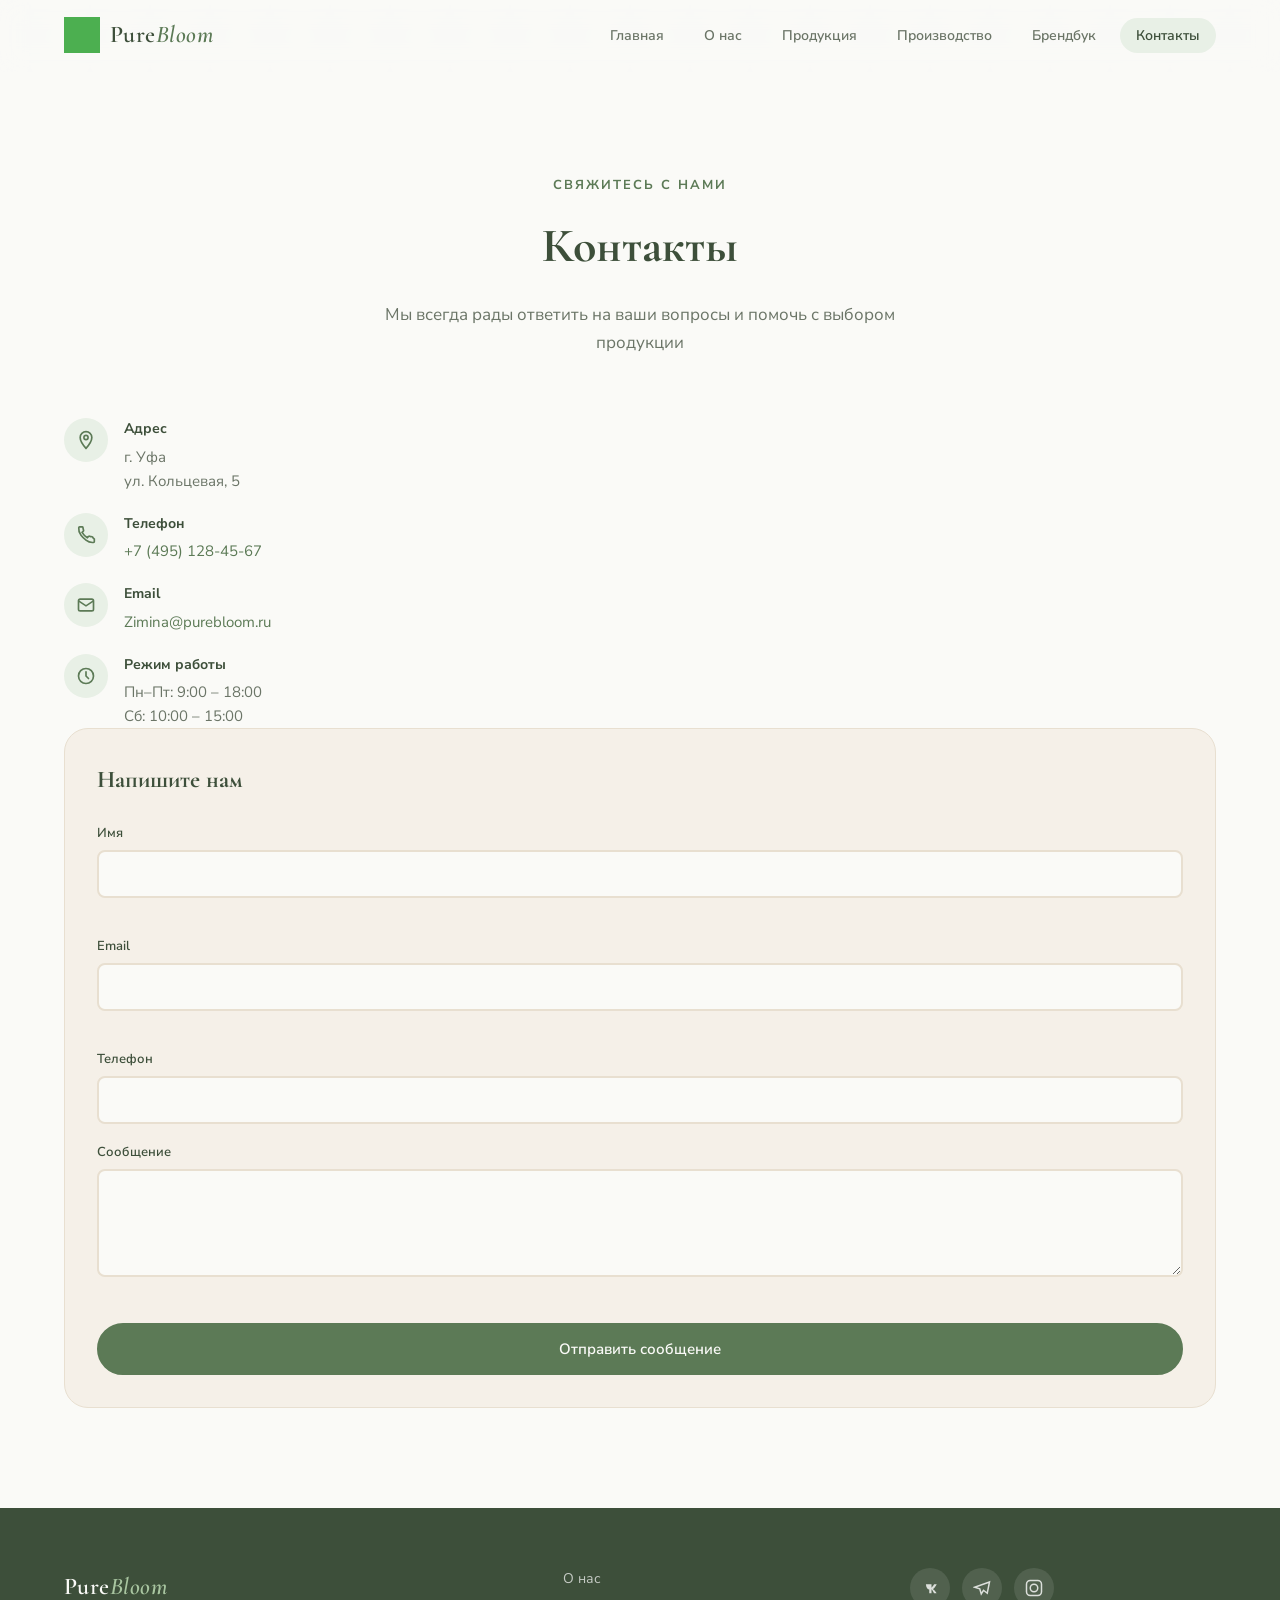
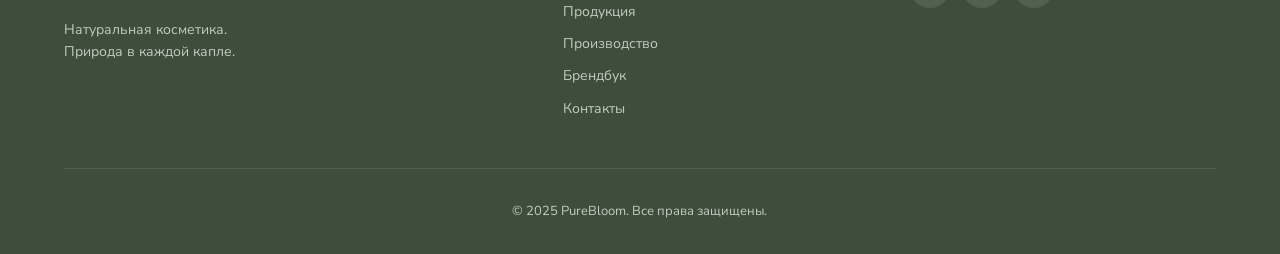
<file: contacts.html>
<!DOCTYPE html>
<html lang="ru">
<head>
  <meta charset="UTF-8">
  <meta name="viewport" content="width=device-width, initial-scale=1.0">
  <title>PureBloom — Контакты</title>
  <link rel="preconnect" href="https://fonts.googleapis.com">
  <link rel="preconnect" href="https://fonts.gstatic.com" crossorigin>
  <link href="https://fonts.googleapis.com/css2?family=Cormorant+Garamond:ital,wght@0,400;0,600;0,700;1,400&family=Nunito+Sans:ital,wght@0,300;0,400;0,600;0,700&display=swap" rel="stylesheet">
  <link rel="stylesheet" href="styles.css">
</head>
<body data-page="contacts">

  <header class="header" id="header">
    <div class="container header__inner">
      <a href="index.html" class="logo">
        <img src="public/images/logo.png" alt="" class="logo__img">
        <span class="logo__text">Pure<em>Bloom</em></span>
      </a>
      <nav class="nav" id="nav" aria-label="Навигация">
        <ul class="nav__list">
          <li><a href="index.html" class="nav__link" data-page="home">Главная</a></li>
          <li><a href="about.html" class="nav__link" data-page="about">О нас</a></li>
          <li><a href="products.html" class="nav__link" data-page="products">Продукция</a></li>
          <li><a href="production.html" class="nav__link" data-page="production">Производство</a></li>
          <li><a href="brandbook.html" class="nav__link" data-page="brandbook">Брендбук</a></li>
          <li><a href="contacts.html" class="nav__link" data-page="contacts">Контакты</a></li>
        </ul>
      </nav>
      <button class="burger" id="burger" aria-label="Меню" aria-expanded="false" aria-controls="nav">
        <span></span><span></span><span></span>
      </button>
    </div>
  </header>

  <main class="page-top">
    <section class="section contacts">
      <div class="container">
        <div class="section__header">
          <span class="section__label">Свяжитесь с нами</span>
          <h1 class="section__title">Контакты</h1>
          <p class="section__desc">Мы всегда рады ответить на ваши вопросы и помочь с выбором продукции</p>
        </div>


          <div class="contacts__info">
            <div class="contact-item">
              <div class="contact-item__icon">
                <svg viewBox="0 0 24 24" fill="none"><path d="M12 2C8.13 2 5 5.13 5 9C5 14.25 12 22 12 22C12 22 19 14.25 19 9C19 5.13 15.87 2 12 2Z" stroke="currentColor" stroke-width="2"/><circle cx="12" cy="9" r="2.5" stroke="currentColor" stroke-width="2"/></svg>
              </div>
              <div>
                <h4>Адрес</h4>
                <p>г. Уфа <br>ул. Кольцевая, 5 </p>
              </div>
            </div>
            <div class="contact-item">
              <div class="contact-item__icon">
                <svg viewBox="0 0 24 24" fill="none"><path d="M22 16.92V19.92C22 20.48 21.56 20.93 21 20.97C17.73 21.3 14.59 20.28 12 18.23C9.67 16.43 7.84 14.6 6.03 12.27C4 9.68 2.97 6.54 3.3 3.27C3.34 2.71 3.79 2.27 4.35 2.27H7.35C7.87 2.27 8.31 2.65 8.37 3.16C8.49 4.22 8.73 5.25 9.08 6.23C9.22 6.64 9.1 7.1 8.77 7.4L7.27 8.9C8.77 11.47 11.03 13.73 13.6 15.23L15.1 13.73C15.4 13.4 15.86 13.28 16.27 13.42C17.25 13.77 18.28 14.01 19.34 14.13C19.85 14.19 20.23 14.63 20.23 15.15L22 16.92Z" stroke="currentColor" stroke-width="2"/></svg>
              </div>
              <div>
                <h4>Телефон</h4>
                <p><a href="tel:+74951284567">+7 (495) 128-45-67</a></p>
              </div>
            </div>
            <div class="contact-item">
              <div class="contact-item__icon">
                <svg viewBox="0 0 24 24" fill="none"><rect x="3" y="5" width="18" height="14" rx="2" stroke="currentColor" stroke-width="2"/><path d="M3 7L12 13L21 7" stroke="currentColor" stroke-width="2"/></svg>
              </div>
              <div>
                <h4>Email</h4>
                <p><a href="mailto:hello@purebloom.ru">Zimina@purebloom.ru</a></p>
              </div>
            </div>
            <div class="contact-item">
              <div class="contact-item__icon">
                <svg viewBox="0 0 24 24" fill="none"><circle cx="12" cy="12" r="9" stroke="currentColor" stroke-width="2"/><path d="M12 7V12L15 15" stroke="currentColor" stroke-width="2" stroke-linecap="round"/></svg>
              </div>
              <div>
                <h4>Режим работы</h4>
                <p>Пн–Пт: 9:00 – 18:00<br>Сб: 10:00 – 15:00</p>
              </div>
            </div>
          </div>

          <form class="contact-form" id="contactForm" novalidate>
            <h3 class="contact-form__title">Напишите нам</h3>
            <div class="form-group">
              <label for="name">Имя</label>
              <input type="text" id="name" name="name" required>
              <span class="form-error" id="nameError"></span>
            </div>
            <div class="form-group">
              <label for="email">Email</label>
              <input type="email" id="email" name="email" required>
              <span class="form-error" id="emailError"></span>
            </div>
            <div class="form-group">
              <label for="phone">Телефон</label>
              <input type="tel" id="phone" name="phone">
            </div>
            <div class="form-group">
              <label for="message">Сообщение</label>
              <textarea id="message" name="message" rows="4" required></textarea>
              <span class="form-error" id="messageError"></span>
            </div>
            <button type="submit" class="btn btn--primary btn--full">Отправить сообщение</button>
            <p class="form-success" id="formSuccess" hidden>Спасибо! Ваше сообщение отправлено.</p>
          </form>
        </div>
      </div>
    </section>
  </main>

  <footer class="footer">
    <div class="container footer__inner">
      <div class="footer__brand">
        <a href="index.html" class="logo"><span class="logo__text">Pure<em>Bloom</em></span></a>
        <p>Натуральная косметика.<br>Природа в каждой капле.</p>
      </div>
      <nav class="footer__nav" aria-label="Подвал">
        <a href="about.html">О нас</a>
        <a href="products.html">Продукция</a>
        <a href="production.html">Производство</a>
        <a href="brandbook.html">Брендбук</a>
        <a href="contacts.html">Контакты</a>
      </nav>
      <div class="footer__social">
        <a href="#" class="footer__social-link" aria-label="VK"><svg viewBox="0 0 24 24" fill="none"><path d="M3 7H6.5C7 12 9 14 11 14V7H14V11.5C16 9.5 17.5 7 17.5 7H21C21 7 18.5 12 16 13.5C18.5 15 21 19 21 19H17.5C17.5 19 15.5 15 14 13.5V19H11V7H3Z" fill="currentColor"/></svg></a>
        <a href="#" class="footer__social-link" aria-label="Telegram"><svg viewBox="0 0 24 24" fill="none"><path d="M22 4L2 11L9 13L11 20L14 15L19 19L22 4Z" stroke="currentColor" stroke-width="2"/></svg></a>
        <a href="#" class="footer__social-link" aria-label="Instagram"><svg viewBox="0 0 24 24" fill="none"><rect x="2" y="2" width="20" height="20" rx="5" stroke="currentColor" stroke-width="2"/><circle cx="12" cy="12" r="5" stroke="currentColor" stroke-width="2"/></svg></a>
      </div>
      <p class="footer__copy">&copy; 2025 PureBloom. Все права защищены.</p>
    </div>
  </footer>

  <script src="script.js"></script>
</body>
</html>
</file>
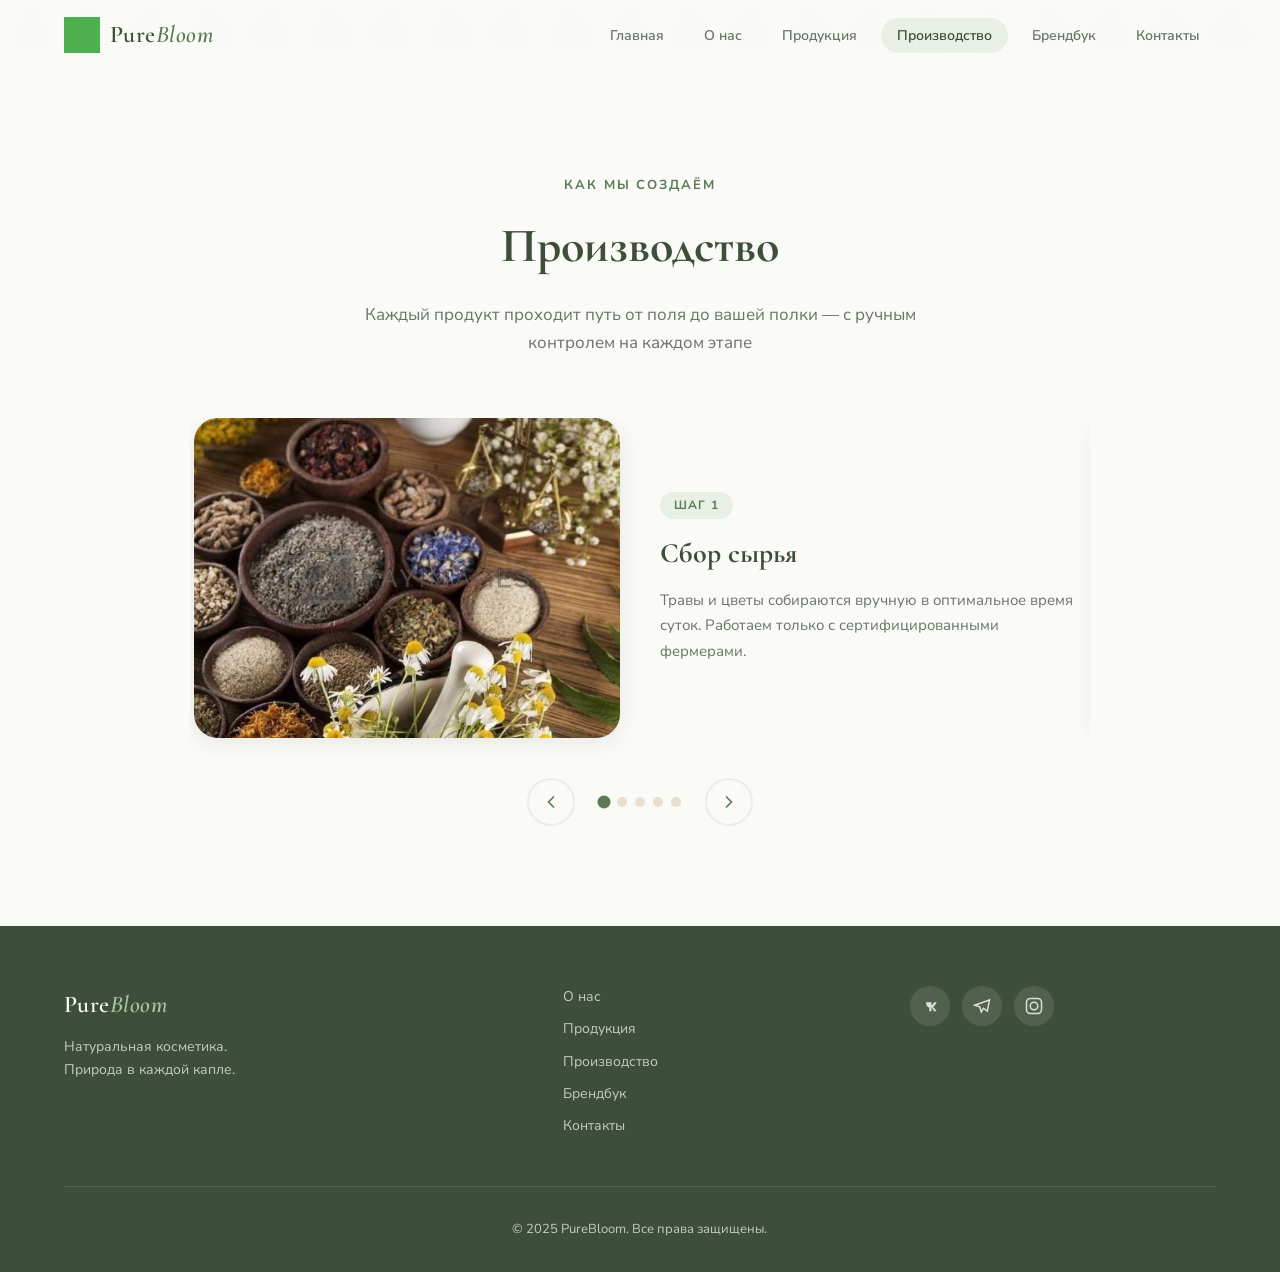
<file: production.html>
<!DOCTYPE html>
<html lang="ru">
<head>
  <meta charset="UTF-8">
  <meta name="viewport" content="width=device-width, initial-scale=1.0">
  <title>PureBloom — Производство</title>
  <link rel="preconnect" href="https://fonts.googleapis.com">
  <link rel="preconnect" href="https://fonts.gstatic.com" crossorigin>
  <link href="https://fonts.googleapis.com/css2?family=Cormorant+Garamond:ital,wght@0,400;0,600;0,700;1,400&family=Nunito+Sans:ital,wght@0,300;0,400;0,600;0,700&display=swap" rel="stylesheet">
  <link rel="stylesheet" href="styles.css">
</head>
<body data-page="production">

  <header class="header" id="header">
    <div class="container header__inner">
      <a href="index.html" class="logo">
        <img src="public/images/logo.png" alt="" class="logo__img">
        <span class="logo__text">Pure<em>Bloom</em></span>
      </a>
      <nav class="nav" id="nav" aria-label="Навигация">
        <ul class="nav__list">
          <li><a href="index.html" class="nav__link" data-page="home">Главная</a></li>
          <li><a href="about.html" class="nav__link" data-page="about">О нас</a></li>
          <li><a href="products.html" class="nav__link" data-page="products">Продукция</a></li>
          <li><a href="production.html" class="nav__link" data-page="production">Производство</a></li>
          <li><a href="brandbook.html" class="nav__link" data-page="brandbook">Брендбук</a></li>
          <li><a href="contacts.html" class="nav__link" data-page="contacts">Контакты</a></li>
        </ul>
      </nav>
      <button class="burger" id="burger" aria-label="Меню" aria-expanded="false" aria-controls="nav">
        <span></span><span></span><span></span>
      </button>
    </div>
  </header>

  <main class="page-top">
    <section class="section production">
      <div class="container">
        <div class="section__header">
          <span class="section__label">Как мы создаём</span>
          <h1 class="section__title">Производство</h1>
          <p class="section__desc">Каждый продукт проходит путь от поля до вашей полки — с ручным контролем на каждом этапе</p>
        </div>

        <div class="carousel" id="carousel">
          <div class="carousel__track" id="carouselTrack">
            <div class="carousel__slide">
              <div class="carousel__media"><img src="public/images/сбор.jpg" alt="Сбор урожая" loading="lazy"></div>
              <div class="carousel__info">
                <span class="carousel__step">Шаг 1</span>
                <h3>Сбор сырья</h3>
                <p>Травы и цветы собираются вручную в оптимальное время суток. Работаем только с сертифицированными фермерами.</p>
              </div>
            </div>
            <div class="carousel__slide">
              <div class="carousel__media"><img src="public/images/контролькач.jpg" alt="Контроль качества" loading="lazy"></div>
              <div class="carousel__info">
                <span class="carousel__step">Шаг 2</span>
                <h3>Контроль качества</h3>
                <p>Каждая партия сырья проходит микробиологический и химический анализ в собственной лаборатории.</p>
              </div>
            </div>
            <div class="carousel__slide">
              <div class="carousel__media"><img src="public/images/ручное.jpg" alt="Ручное производство" loading="lazy"></div>
              <div class="carousel__info">
                <span class="carousel__step">Шаг 3</span>
                <h3>Ручное производство</h3>
                <p>Мастера смешивают компоненты при температуре не выше 40°C, сохраняя полезные свойства ингредиентов.</p>
              </div>
            </div>
            <div class="carousel__slide">
              <div class="carousel__media"><img src="public/images/розлив.jpg" alt="Розлив и упаковка" loading="lazy"></div>
              <div class="carousel__info">
                <span class="carousel__step">Шаг 4</span>
                <h3>Розлив и упаковка</h3>
                <p>Продукция разливается в экологичную тару из переработанного стекла и биоразлагаемых материалов.</p>
              </div>
            </div>
            <div class="carousel__slide">
              <div class="carousel__media"><img src="public/images/контроль.jpg" alt="Финальный контроль" loading="lazy"></div>
              <div class="carousel__info">
                <span class="carousel__step">Шаг 5</span>
                <h3>Финальный контроль</h3>
                <p>Готовая продукция проходит стабильностные тесты и сенсорную оценку перед отправкой.</p>
              </div>
            </div>
          </div>
          <div class="carousel__controls">
            <button class="carousel__btn carousel__btn--prev" id="carouselPrev" aria-label="Назад">
              <svg viewBox="0 0 24 24" fill="none"><path d="M15 18L9 12L15 6" stroke="currentColor" stroke-width="2" stroke-linecap="round"/></svg>
            </button>
            <div class="carousel__dots" id="carouselDots"></div>
            <button class="carousel__btn carousel__btn--next" id="carouselNext" aria-label="Вперёд">
              <svg viewBox="0 0 24 24" fill="none"><path d="M9 18L15 12L9 6" stroke="currentColor" stroke-width="2" stroke-linecap="round"/></svg>
            </button>
          </div>
        </div>
      </div>
    </section>
  </main>

  <footer class="footer">
    <div class="container footer__inner">
      <div class="footer__brand">
        <a href="index.html" class="logo"><span class="logo__text">Pure<em>Bloom</em></span></a>
        <p>Натуральная косметика.<br>Природа в каждой капле.</p>
      </div>
      <nav class="footer__nav" aria-label="Подвал">
        <a href="about.html">О нас</a>
        <a href="products.html">Продукция</a>
        <a href="production.html">Производство</a>
        <a href="brandbook.html">Брендбук</a>
        <a href="contacts.html">Контакты</a>
      </nav>
      <div class="footer__social">
        <a href="#" class="footer__social-link" aria-label="VK"><svg viewBox="0 0 24 24" fill="none"><path d="M3 7H6.5C7 12 9 14 11 14V7H14V11.5C16 9.5 17.5 7 17.5 7H21C21 7 18.5 12 16 13.5C18.5 15 21 19 21 19H17.5C17.5 19 15.5 15 14 13.5V19H11V7H3Z" fill="currentColor"/></svg></a>
        <a href="#" class="footer__social-link" aria-label="Telegram"><svg viewBox="0 0 24 24" fill="none"><path d="M22 4L2 11L9 13L11 20L14 15L19 19L22 4Z" stroke="currentColor" stroke-width="2"/></svg></a>
        <a href="#" class="footer__social-link" aria-label="Instagram"><svg viewBox="0 0 24 24" fill="none"><rect x="2" y="2" width="20" height="20" rx="5" stroke="currentColor" stroke-width="2"/><circle cx="12" cy="12" r="5" stroke="currentColor" stroke-width="2"/></svg></a>
      </div>
      <p class="footer__copy">&copy; 2025 PureBloom. Все права защищены.</p>
    </div>
  </footer>

  <script src="script.js"></script>
</body>
</html>
</file>
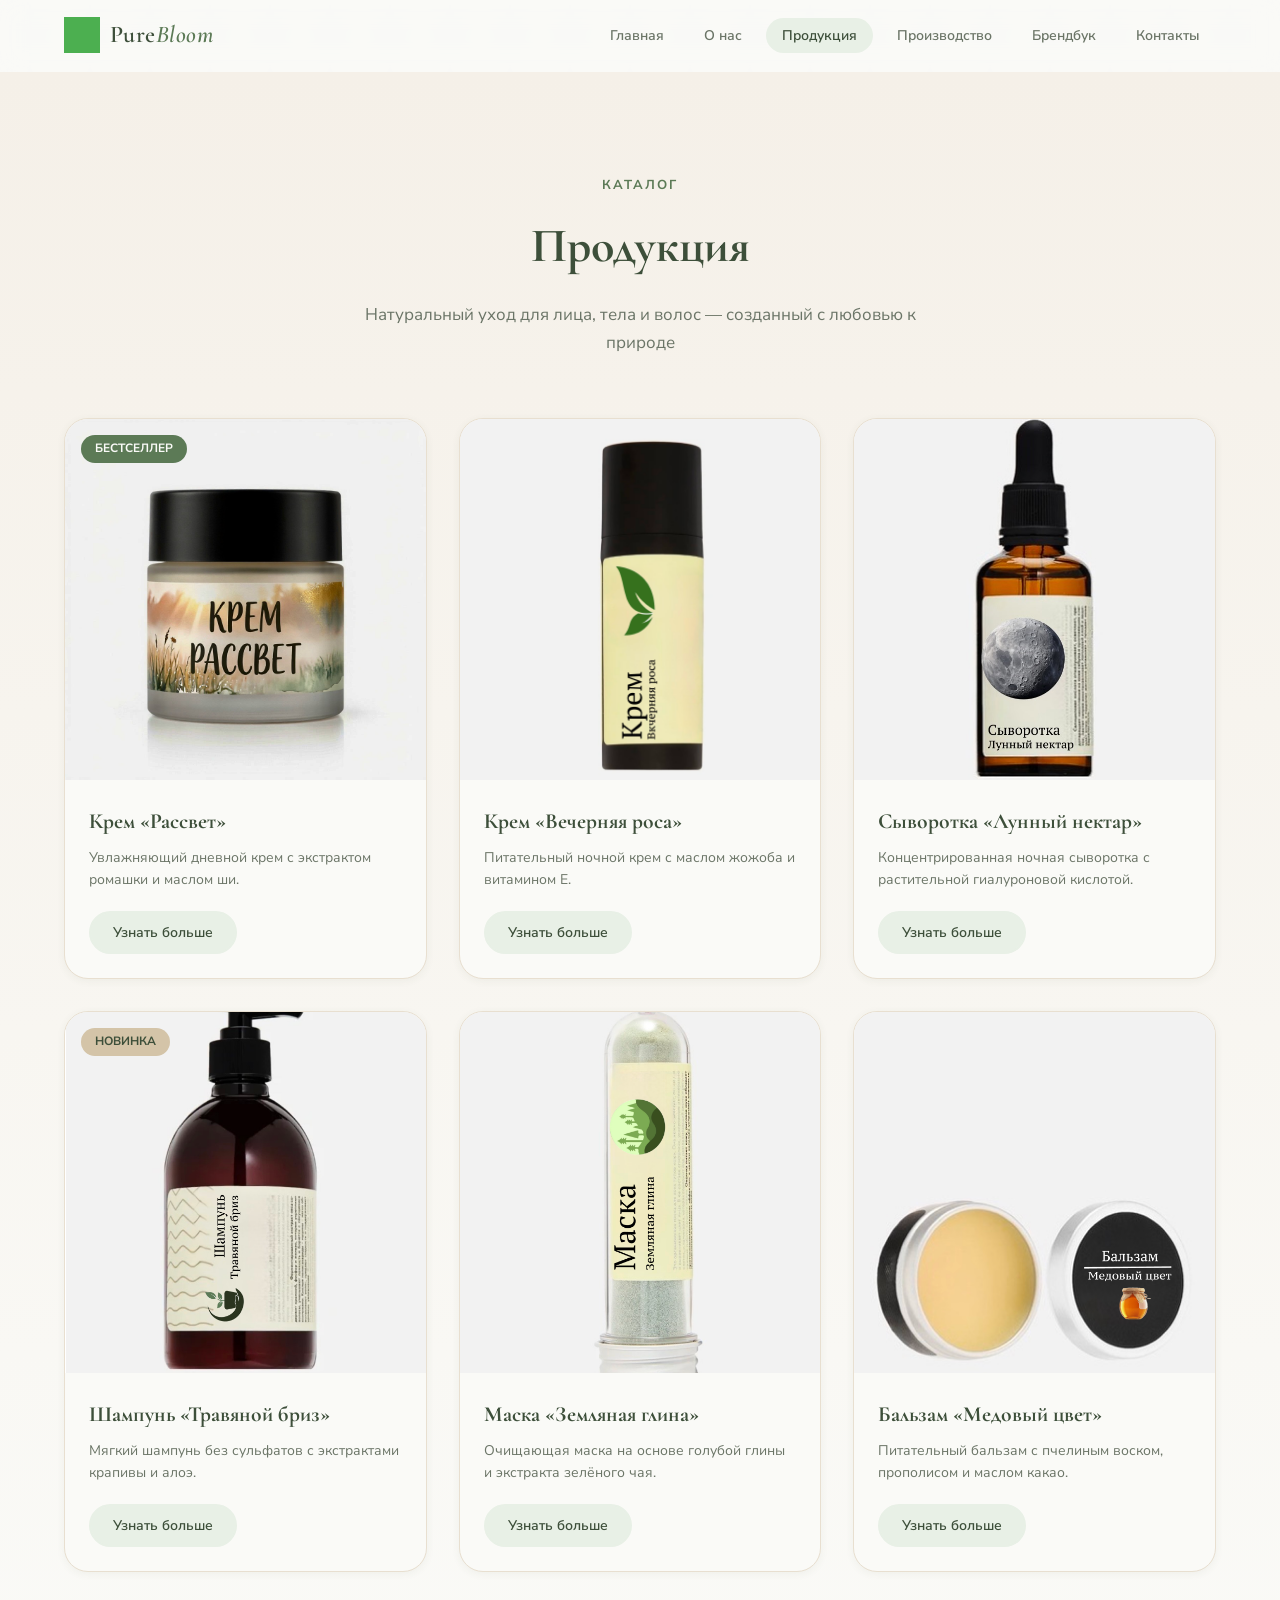
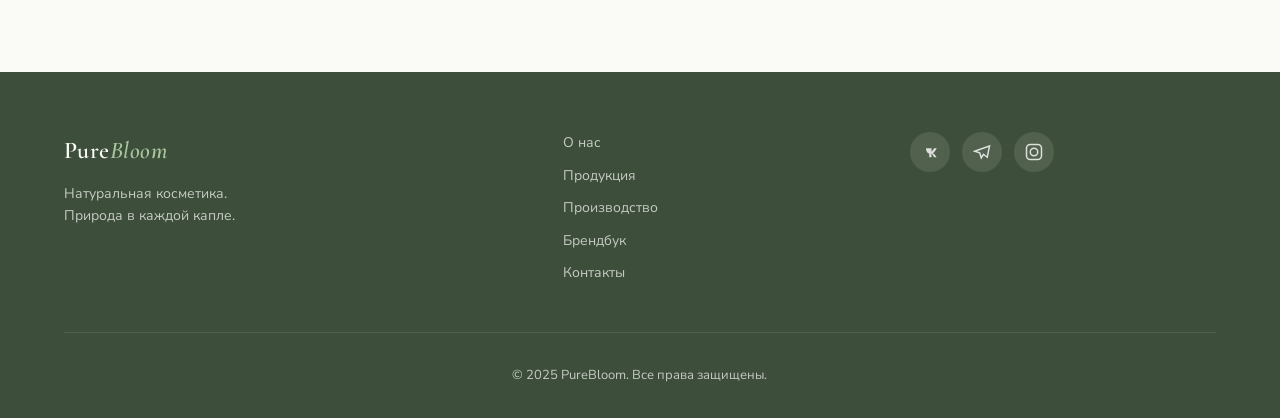
<file: products.html>
<!DOCTYPE html>
<html lang="ru">
<head>
  <meta charset="UTF-8">
  <meta name="viewport" content="width=device-width, initial-scale=1.0">
  <title>PureBloom — Продукция</title>
  <link rel="preconnect" href="https://fonts.googleapis.com">
  <link rel="preconnect" href="https://fonts.gstatic.com" crossorigin>
  <link href="https://fonts.googleapis.com/css2?family=Cormorant+Garamond:ital,wght@0,400;0,600;0,700;1,400&family=Nunito+Sans:ital,wght@0,300;0,400;0,600;0,700&display=swap" rel="stylesheet">
  <link rel="stylesheet" href="styles.css">
</head>
<body data-page="products">

  <header class="header" id="header">
    <div class="container header__inner">
      <a href="index.html" class="logo">
        <img src="public/images/logo.png" alt="" class="logo__img">
        <span class="logo__text">Pure<em>Bloom</em></span>
      </a>
      <nav class="nav" id="nav" aria-label="Навигация">
        <ul class="nav__list">
          <li><a href="index.html" class="nav__link" data-page="home">Главная</a></li>
          <li><a href="about.html" class="nav__link" data-page="about">О нас</a></li>
          <li><a href="products.html" class="nav__link" data-page="products">Продукция</a></li>
          <li><a href="production.html" class="nav__link" data-page="production">Производство</a></li>
          <li><a href="brandbook.html" class="nav__link" data-page="brandbook">Брендбук</a></li>
          <li><a href="contacts.html" class="nav__link" data-page="contacts">Контакты</a></li>
        </ul>
      </nav>
      <button class="burger" id="burger" aria-label="Меню" aria-expanded="false" aria-controls="nav">
        <span></span><span></span><span></span>
      </button>
    </div>
  </header>

  <main class="page-top">
    <section class="section products">
      <div class="container">
        <div class="section__header">
          <span class="section__label">Каталог</span>
          <h1 class="section__title">Продукция</h1>
          <p class="section__desc">Натуральный уход для лица, тела и волос — созданный с любовью к природе</p>
        </div>

        <div class="products__grid">
          <article class="product-card">
            <div class="product-card__image">
              <img src="public/images/рассвет.jpeg" alt="Крем «Рассвет»" loading="lazy">
              <span class="product-card__badge">Бестселлер</span>
            </div>
            <div class="product-card__body">
              <h3 class="product-card__title">Крем «Рассвет»</h3>
              <p class="product-card__desc">Увлажняющий дневной крем с экстрактом ромашки и маслом ши.</p>
              <button class="btn btn--secondary product-card__btn" data-product="Рассвет">Узнать больше</button>
            </div>
          </article>

          <article class="product-card">
            <div class="product-card__image">
              <img src="public/images/крем.png" alt="Крем «Вечерняя роса»" loading="lazy">
            </div>
            <div class="product-card__body">
              <h3 class="product-card__title">Крем «Вечерняя роса»</h3>
              <p class="product-card__desc">Питательный ночной крем с маслом жожоба и витамином E.</p>
              <button class="btn btn--secondary product-card__btn" data-product="Вечерняя роса">Узнать больше</button>
            </div>
          </article>

          <article class="product-card">
            <div class="product-card__image">
              <img src="public/images/луна.jpeg" alt="Сыворотка «Лунный нектар»" loading="lazy">
            </div>
            <div class="product-card__body">
              <h3 class="product-card__title">Сыворотка «Лунный нектар»</h3>
              <p class="product-card__desc">Концентрированная ночная сыворотка с растительной гиалуроновой кислотой.</p>
              <button class="btn btn--secondary product-card__btn" data-product="Лунный нектар">Узнать больше</button>
            </div>
          </article>

          <article class="product-card">
            <div class="product-card__image">
              <img src="public/images/шампунь.png" alt="Шампунь «Травяной бриз»" loading="lazy">
              <span class="product-card__badge product-card__badge--new">Новинка</span>
            </div>
            <div class="product-card__body">
              <h3 class="product-card__title">Шампунь «Травяной бриз»</h3>
              <p class="product-card__desc">Мягкий шампунь без сульфатов с экстрактами крапивы и алоэ.</p>
              <button class="btn btn--secondary product-card__btn" data-product="Травяной бриз">Узнать больше</button>
            </div>
          </article>

          <article class="product-card">
            <div class="product-card__image">
              <img src="public/images/маска.png" alt="Маска «Земляная глина»" loading="lazy">
            </div>
            <div class="product-card__body">
              <h3 class="product-card__title">Маска «Земляная глина»</h3>
              <p class="product-card__desc">Очищающая маска на основе голубой глины и экстракта зелёного чая.</p>
              <button class="btn btn--secondary product-card__btn" data-product="Земляная глина">Узнать больше</button>
            </div>
          </article>

          <article class="product-card">
            <div class="product-card__image">
              <img src="public/images/бальзам.png" alt="Бальзам «Медовый цвет»" loading="lazy">
            </div>
            <div class="product-card__body">
              <h3 class="product-card__title">Бальзам «Медовый цвет»</h3>
              <p class="product-card__desc">Питательный бальзам с пчелиным воском, прополисом и маслом какао.</p>
              <button class="btn btn--secondary product-card__btn" data-product="Медовый цвет">Узнать больше</button>
            </div>
          </article>
        </div>
      </div>
    </section>
  </main>

  <footer class="footer">
    <div class="container footer__inner">
      <div class="footer__brand">
        <a href="index.html" class="logo"><span class="logo__text">Pure<em>Bloom</em></span></a>
        <p>Натуральная косметика.<br>Природа в каждой капле.</p>
      </div>
      <nav class="footer__nav" aria-label="Подвал">
        <a href="about.html">О нас</a>
        <a href="products.html">Продукция</a>
        <a href="production.html">Производство</a>
        <a href="brandbook.html">Брендбук</a>
        <a href="contacts.html">Контакты</a>
      </nav>
      <div class="footer__social">
        <a href="#" class="footer__social-link" aria-label="VK"><svg viewBox="0 0 24 24" fill="none"><path d="M3 7H6.5C7 12 9 14 11 14V7H14V11.5C16 9.5 17.5 7 17.5 7H21C21 7 18.5 12 16 13.5C18.5 15 21 19 21 19H17.5C17.5 19 15.5 15 14 13.5V19H11V7H3Z" fill="currentColor"/></svg></a>
        <a href="#" class="footer__social-link" aria-label="Telegram"><svg viewBox="0 0 24 24" fill="none"><path d="M22 4L2 11L9 13L11 20L14 15L19 19L22 4Z" stroke="currentColor" stroke-width="2"/></svg></a>
        <a href="#" class="footer__social-link" aria-label="Instagram"><svg viewBox="0 0 24 24" fill="none"><rect x="2" y="2" width="20" height="20" rx="5" stroke="currentColor" stroke-width="2"/><circle cx="12" cy="12" r="5" stroke="currentColor" stroke-width="2"/></svg></a>
      </div>
      <p class="footer__copy">&copy; 2025 PureBloom. Все права защищены.</p>
    </div>
  </footer>

  <div class="modal" id="productModal" role="dialog" aria-modal="true" hidden>
    <div class="modal__backdrop" id="modalBackdrop"></div>
    <div class="modal__content">
      <button class="modal__close" id="modalClose" aria-label="Закрыть">
        <svg viewBox="0 0 24 24" fill="none"><path d="M18 6L6 18M6 6L18 18" stroke="currentColor" stroke-width="2" stroke-linecap="round"/></svg>
      </button>
      <h3 id="modalTitle"></h3>
      <p id="modalText"></p>
      <a href="contacts.html" class="btn btn--primary">Заказать консультацию</a>
    </div>
  </div>

  <script src="script.js"></script>
</body>
</html>
</file>
<file: styles.css>
/* PureBloom — Original Design */
:root {
  --color-green-dark: #3D4F3A;
  --color-green: #5C7A56;
  --color-green-light: #7D9B76;
  --color-green-pale: #A8C5A0;
  --color-green-mist: #E8F0E6;
  --color-beige: #F5F0E8;
  --color-beige-warm: #E8DFD0;
  --color-beige-dark: #D4C4A8;
  --color-white: #FAFAF7;
  --color-text: #2C3329;
  --color-text-muted: #6B7567;
  --font-heading: 'Cormorant Garamond', Georgia, serif;
  --font-body: 'Nunito Sans', system-ui, sans-serif;
  --shadow-sm: 0 2px 8px rgba(61, 79, 58, 0.06);
  --shadow-md: 0 4px 20px rgba(61, 79, 58, 0.1);
  --shadow-lg: 0 8px 40px rgba(61, 79, 58, 0.12);
  --radius-sm: 8px;
  --radius-md: 16px;
  --radius-lg: 24px;
  --header-height: 72px;
  --transition: 0.3s cubic-bezier(0.4, 0, 0.2, 1);
}

*, *::before, *::after { box-sizing: border-box; margin: 0; padding: 0; }

html {
  scroll-behavior: smooth;
  scroll-padding-top: var(--header-height);
}

body {
  font-family: var(--font-body);
  font-size: 16px;
  line-height: 1.6;
  color: var(--color-text);
  background-color: var(--color-white);
  overflow-x: hidden;
}

body::before {
  content: '';
  position: fixed;
  inset: 0;
  background-image: url("data:image/svg+xml,%3Csvg width='60' height='60' viewBox='0 0 60 60' xmlns='http://www.w3.org/2000/svg'%3E%3Cg fill='none' fill-rule='evenodd'%3E%3Cg fill='%23A8C5A0' fill-opacity='0.06'%3E%3Cpath d='M30 5c-2 8-8 12-8 20 0 5 3 9 8 9s8-4 8-9c0-8-6-12-8-20zm0 50c2-8 8-12 8-20 0-5-3-9-8-9s-8 4-8 9c0 8 6 12 8 20z'/%3E%3C/g%3E%3C/g%3E%3C/svg%3E");
  pointer-events: none;
  z-index: -1;
}

img { max-width: 100%; height: auto; display: block; }
a { color: var(--color-green); text-decoration: none; transition: color var(--transition); }
a:hover { color: var(--color-green-dark); }
ul { list-style: none; }

.container {
  width: 100%;
  max-width: 1200px;
  margin: 0 auto;
  padding: 0 24px;
}

.btn {
  display: inline-flex;
  align-items: center;
  justify-content: center;
  gap: 8px;
  padding: 14px 28px;
  font-family: var(--font-body);
  font-size: 15px;
  font-weight: 600;
  border: 2px solid transparent;
  border-radius: 50px;
  cursor: pointer;
  transition: all var(--transition);
  text-decoration: none;
  white-space: nowrap;
}

.btn--primary {
  background: var(--color-green);
  color: var(--color-white);
  border-color: var(--color-green);
}

.btn--primary:hover {
  background: var(--color-green-dark);
  border-color: var(--color-green-dark);
  color: var(--color-white);
  transform: translateY(-2px);
  box-shadow: var(--shadow-md);
}

.btn--outline {
  background: transparent;
  color: var(--color-white);
  border-color: rgba(255, 255, 255, 0.6);
}

.btn--outline:hover {
  background: rgba(255, 255, 255, 0.15);
  border-color: var(--color-white);
  color: var(--color-white);
}

.btn--secondary {
  background: var(--color-green-mist);
  color: var(--color-green-dark);
  border-color: var(--color-green-mist);
}

.btn--secondary:hover {
  background: var(--color-green-pale);
  border-color: var(--color-green-pale);
  color: var(--color-green-dark);
}

.btn--full { width: 100%; }

.header {
  position: fixed;
  top: 0; left: 0; right: 0;
  z-index: 1000;
  height: var(--header-height);
  background: rgba(250, 250, 247, 0.85);
  backdrop-filter: blur(12px);
  -webkit-backdrop-filter: blur(12px);
  border-bottom: 1px solid transparent;
  transition: all var(--transition);
}

.header--scrolled {
  background: rgba(250, 250, 247, 0.95);
  border-bottom-color: var(--color-beige-warm);
  box-shadow: var(--shadow-sm);
}

.header__inner {
  display: flex;
  align-items: center;
  justify-content: space-between;
  height: 100%;
}

.logo {
  display: flex;
  align-items: center;
  gap: 10px;
  color: var(--color-green-dark);
  text-decoration: none;
}

.logo__icon { width: 36px; height: 36px; color: var(--color-green); }
.logo__img { width: 36px; height: 36px; object-fit: contain; }

.logo__text {
  font-family: var(--font-heading);
  font-size: 24px;
  font-weight: 600;
  letter-spacing: 0.02em;
}

.logo__text em { font-style: italic; color: var(--color-green); }

.nav__list { display: flex; gap: 8px; }

.nav__link {
  padding: 8px 16px;
  font-size: 14px;
  font-weight: 600;
  color: var(--color-text-muted);
  border-radius: 50px;
  transition: all var(--transition);
}

.nav__link:hover,
.nav__link.active {
  color: var(--color-green-dark);
  background: var(--color-green-mist);
}

.burger {
  display: none;
  flex-direction: column;
  justify-content: center;
  gap: 5px;
  width: 40px; height: 40px;
  background: none; border: none;
  cursor: pointer; padding: 8px;
}

.burger span {
  display: block; width: 100%; height: 2px;
  background: var(--color-green-dark);
  border-radius: 2px;
  transition: all var(--transition);
}

.burger.active span:nth-child(1) { transform: translateY(7px) rotate(45deg); }
.burger.active span:nth-child(2) { opacity: 0; }
.burger.active span:nth-child(3) { transform: translateY(-7px) rotate(-45deg); }

.hero {
  position: relative;
  min-height: 100vh;
  display: flex;
  align-items: center;
  justify-content: center;
  overflow: hidden;
}

.hero--compact { min-height: 40vh; }

.hero__bg { position: absolute; inset: 0; }

.hero__image {
  width: 100%; height: 100%;
  object-fit: cover;
}

.hero__overlay {
  position: absolute; inset: 0;
  background: linear-gradient(135deg, rgba(61,79,58,0.65), rgba(92,122,86,0.45), rgba(61,79,58,0.55));
}

.hero__pattern {
  position: absolute; inset: 0;
  background-image: url("data:image/svg+xml,%3Csvg width='100' height='100' viewBox='0 0 100 100' xmlns='http://www.w3.org/2000/svg'%3E%3Cpath d='M50 10 Q30 30 35 50 Q20 40 10 55 Q30 50 50 60 Q70 50 90 55 Q80 40 65 50 Q70 30 50 10' fill='none' stroke='%23ffffff' stroke-width='0.5' opacity='0.15'/%3E%3C/svg%3E");
  background-size: 200px 200px;
  opacity: 0.6;
}

.hero__content {
  position: relative; z-index: 2;
  text-align: center;
  padding: 120px 24px 80px;
  max-width: 800px;
}

.hero__label {
  display: inline-block;
  padding: 6px 20px;
  background: rgba(255,255,255,0.15);
  backdrop-filter: blur(8px);
  border: 1px solid rgba(255,255,255,0.25);
  border-radius: 50px;
  font-size: 13px;
  font-weight: 600;
  letter-spacing: 0.15em;
  text-transform: uppercase;
  color: rgba(255,255,255,0.9);
  margin-bottom: 24px;
}

.hero__title {
  font-family: var(--font-heading);
  font-size: clamp(2.5rem, 6vw, 4.5rem);
  font-weight: 700;
  color: var(--color-white);
  line-height: 1.15;
  margin-bottom: 20px;
}

.hero__subtitle {
  font-size: clamp(1rem, 2vw, 1.2rem);
  color: rgba(255,255,255,0.85);
  max-width: 560px;
  margin: 0 auto 36px;
  line-height: 1.7;
}

.hero__actions { display: flex; gap: 16px; justify-content: center; flex-wrap: wrap; }

.values { padding: 80px 0; background: var(--color-beige); position: relative; }

.values::before {
  content: '';
  position: absolute;
  top: 0; left: 0; right: 0;
  height: 4px;
  background: linear-gradient(90deg, var(--color-green-pale), var(--color-green), var(--color-green-pale));
}

.values__grid {
  display: grid;
  grid-template-columns: repeat(3, 1fr);
  gap: 32px;
}

.value-card {
  background: var(--color-white);
  padding: 40px 32px;
  border-radius: var(--radius-lg);
  text-align: center;
  box-shadow: var(--shadow-sm);
  transition: all var(--transition);
  border: 1px solid transparent;
}

.value-card:hover {
  transform: translateY(-6px);
  box-shadow: var(--shadow-lg);
  border-color: var(--color-green-mist);
}

.value-card__icon {
  width: 64px; height: 64px;
  margin: 0 auto 20px;
  display: flex; align-items: center; justify-content: center;
  background: var(--color-green-mist);
  border-radius: 50%;
  color: var(--color-green);
}

.value-card__icon svg { width: 32px; height: 32px; }

.value-card__title {
  font-family: var(--font-heading);
  font-size: 1.5rem;
  font-weight: 600;
  color: var(--color-green-dark);
  margin-bottom: 12px;
}

.value-card__text { font-size: 15px; color: var(--color-text-muted); line-height: 1.7; }

.section { padding: 100px 0; position: relative; }

.section__header {
  text-align: center;
  max-width: 600px;
  margin: 0 auto 60px;
}

.section__label {
  display: inline-block;
  font-size: 13px;
  font-weight: 700;
  letter-spacing: 0.15em;
  text-transform: uppercase;
  color: var(--color-green);
  margin-bottom: 12px;
}

.section__title {
  font-family: var(--font-heading);
  font-size: clamp(2rem, 4vw, 3rem);
  font-weight: 700;
  color: var(--color-green-dark);
  margin-bottom: 16px;
}

.section__desc { font-size: 17px; color: var(--color-text-muted); line-height: 1.7; }

.about { background: var(--color-white); }

.timeline { position: relative; max-width: 900px; margin: 0 auto; }

.timeline__line {
  position: absolute;
  left: 50%; top: 0; bottom: 0;
  width: 2px;
  background: linear-gradient(to bottom, var(--color-green-mist), var(--color-green-pale), var(--color-green-mist));
  transform: translateX(-50%);
}

.timeline__item { position: relative; margin-bottom: 60px; }
.timeline__item:last-child { margin-bottom: 0; }

.timeline__marker {
  position: absolute;
  left: 50%; top: 30px;
  transform: translateX(-50%);
  z-index: 2;
}

.timeline__year {
  display: flex; align-items: center; justify-content: center;
  width: 72px; height: 72px;
  background: var(--color-green);
  color: var(--color-white);
  font-family: var(--font-heading);
  font-size: 1.1rem;
  font-weight: 700;
  border-radius: 50%;
  box-shadow: 0 0 0 6px var(--color-green-mist), var(--shadow-md);
}

.timeline__content {
  display: grid;
  grid-template-columns: 1fr 1fr;
  gap: 40px;
  align-items: center;
  padding-top: 10px;
}

.timeline__item .timeline__content { padding-right: calc(50% + 56px); }

.timeline__item--reverse .timeline__content {
  padding-right: 0;
  padding-left: calc(50% + 56px);
}

.timeline__item--reverse .timeline__image { order: 2; }
.timeline__item--reverse .timeline__text { order: 1; text-align: right; }

.timeline__image {
  border-radius: var(--radius-md);
  overflow: hidden;
  box-shadow: var(--shadow-md);
  aspect-ratio: 4/3;
}

.timeline__image img {
  width: 100%; height: 100%;
  object-fit: cover;
  transition: transform 0.6s ease;
}

.timeline__image:hover img { transform: scale(1.05); }

.timeline__text h3 {
  font-family: var(--font-heading);
  font-size: 1.5rem;
  color: var(--color-green-dark);
  margin-bottom: 10px;
}

.timeline__text p { font-size: 15px; color: var(--color-text-muted); line-height: 1.7; }

.products { background: linear-gradient(180deg, var(--color-beige) 0%, var(--color-white) 100%); }

.products__grid {
  display: grid;
  grid-template-columns: repeat(3, 1fr);
  gap: 32px;
}

.product-card {
  background: var(--color-white);
  border-radius: var(--radius-lg);
  overflow: hidden;
  box-shadow: var(--shadow-sm);
  transition: all var(--transition);
  border: 1px solid var(--color-beige-warm);
  display: flex;
  flex-direction: column;
}

.product-card:hover { transform: translateY(-8px); box-shadow: var(--shadow-lg); }

.product-card__image { position: relative; aspect-ratio: 1; overflow: hidden; }

.product-card__image img {
  width: 100%; height: 100%;
  object-fit: cover;
  transition: transform 0.6s ease;
}

.product-card:hover .product-card__image img { transform: scale(1.08); }

.product-card__badge {
  position: absolute;
  top: 16px; left: 16px;
  padding: 4px 14px;
  background: var(--color-green);
  color: var(--color-white);
  font-size: 12px;
  font-weight: 700;
  border-radius: 50px;
  text-transform: uppercase;
}

.product-card__badge--new { background: var(--color-beige-dark); color: var(--color-green-dark); }

.product-card__body { padding: 24px; display: flex; flex-direction: column; flex: 1; }

.product-card__title {
  font-family: var(--font-heading);
  font-size: 1.35rem;
  color: var(--color-green-dark);
  margin-bottom: 8px;
}

.product-card__desc {
  font-size: 14px;
  color: var(--color-text-muted);
  line-height: 1.6;
  margin-bottom: 20px;
  flex: 1;
}

.product-card__btn { align-self: flex-start; padding: 10px 22px; font-size: 14px; }

.production { background: var(--color-white); }

.carousel { max-width: 900px; margin: 0 auto; overflow: hidden; }

.carousel__track {
  display: flex;
  transition: transform 0.5s cubic-bezier(0.4, 0, 0.2, 1);
}

.carousel__slide {
  min-width: 100%;
  display: grid;
  grid-template-columns: 1fr 1fr;
  gap: 40px;
  align-items: center;
  padding: 0 4px;
}

.carousel__media {
  border-radius: var(--radius-lg);
  overflow: hidden;
  aspect-ratio: 4/3;
  box-shadow: var(--shadow-md);
}

.carousel__media img { width: 100%; height: 100%; object-fit: cover; }

.carousel__step {
  display: inline-block;
  padding: 4px 14px;
  background: var(--color-green-mist);
  color: var(--color-green);
  font-size: 12px;
  font-weight: 700;
  border-radius: 50px;
  text-transform: uppercase;
  letter-spacing: 0.1em;
  margin-bottom: 12px;
}

.carousel__info h3 {
  font-family: var(--font-heading);
  font-size: 1.75rem;
  color: var(--color-green-dark);
  margin-bottom: 12px;
}

.carousel__info p { font-size: 15px; color: var(--color-text-muted); line-height: 1.7; }

.carousel__controls {
  display: flex;
  align-items: center;
  justify-content: center;
  gap: 24px;
  margin-top: 40px;
}

.carousel__btn {
  width: 48px; height: 48px;
  border-radius: 50%;
  border: 2px solid var(--color-green-mist);
  background: var(--color-white);
  color: var(--color-green);
  cursor: pointer;
  display: flex; align-items: center; justify-content: center;
  transition: all var(--transition);
}

.carousel__btn:hover {
  background: var(--color-green);
  border-color: var(--color-green);
  color: var(--color-white);
}

.carousel__btn svg { width: 20px; height: 20px; }

.carousel__dots { display: flex; gap: 8px; }

.carousel__dot {
  width: 10px; height: 10px;
  border-radius: 50%;
  border: none;
  background: var(--color-beige-warm);
  cursor: pointer;
  transition: all var(--transition);
  padding: 0;
}

.carousel__dot.active { background: var(--color-green); transform: scale(1.3); }

.brandbook { background: var(--color-beige); }

.brandbook__grid {
  display: grid;
  grid-template-columns: repeat(2, 1fr);
  gap: 24px;
}

.brandbook__card {
  background: var(--color-white);
  padding: 32px;
  border-radius: var(--radius-lg);
  box-shadow: var(--shadow-sm);
  border: 1px solid var(--color-beige-warm);
}

.brandbook__card h3 {
  font-family: var(--font-heading);
  font-size: 1.35rem;
  color: var(--color-green-dark);
  margin-bottom: 24px;
  padding-bottom: 12px;
  border-bottom: 2px solid var(--color-green-mist);
}

.brandbook__logo-display {
  display: flex;
  flex-direction: column;
  align-items: center;
  gap: 16px;
  padding: 32px;
  background: var(--color-green-mist);
  border-radius: var(--radius-md);
  margin-bottom: 16px;
}

.brandbook__logo-display img { width: 100px; height: 100px; object-fit: contain; }

.brandbook__logo-text {
  font-family: var(--font-heading);
  font-size: 2rem;
  font-weight: 600;
  color: var(--color-green-dark);
}

.brandbook__logo-text em { font-style: italic; color: var(--color-green); }
.brandbook__note { font-size: 13px; color: var(--color-text-muted); text-align: center; }

.brandbook__colors { display: grid; grid-template-columns: repeat(2, 1fr); gap: 12px; }

.color-swatch {
  display: flex; align-items: center; gap: 12px;
  padding: 8px; border-radius: var(--radius-sm);
}

.color-swatch:hover { background: var(--color-green-mist); }

.color-swatch__preview {
  width: 48px; height: 48px;
  border-radius: var(--radius-sm);
  flex-shrink: 0;
}

.color-swatch__name { font-size: 14px; font-weight: 600; }
.color-swatch__hex { font-size: 12px; color: var(--color-text-muted); font-family: monospace; }

.brandbook__palette-img { width: 100%; border-radius: var(--radius-md); margin-bottom: 16px; }

.brandbook__typography { display: flex; flex-direction: column; gap: 24px; }

.type-sample__label {
  display: block;
  font-size: 12px;
  font-weight: 700;
  text-transform: uppercase;
  letter-spacing: 0.1em;
  color: var(--color-green);
  margin-bottom: 8px;
}

.type-sample__display {
  font-family: var(--font-heading);
  font-size: 2rem;
  font-weight: 600;
  color: var(--color-green-dark);
}

.type-sample__text { font-size: 16px; color: var(--color-text-muted); line-height: 1.7; }

.brandbook__gallery { display: grid; grid-template-columns: repeat(2, 1fr); gap: 12px; }

.brandbook__gallery-item {
  aspect-ratio: 16/10;
  border-radius: var(--radius-sm);
  display: flex; align-items: center; justify-content: center;
  font-family: var(--font-heading);
  font-size: 1.2rem;
  font-weight: 600;
  color: var(--color-green-dark);
}

.brandbook__download { text-align: center; margin-top: 40px; }

.brandbook-nav {
  display: flex;
  flex-wrap: wrap;
  justify-content: center;
  gap: 10px;
  margin-bottom: 56px;
  padding: 16px;
  background: var(--color-white);
  border-radius: var(--radius-lg);
  box-shadow: var(--shadow-sm);
  border: 1px solid var(--color-beige-warm);
  position: sticky;
  top: calc(var(--header-height) + 12px);
  z-index: 100;
}

.brandbook-nav__link {
  padding: 10px 18px;
  font-size: 14px;
  font-weight: 600;
  color: var(--color-green-dark);
  background: var(--color-green-mist);
  border-radius: 50px;
  transition: all var(--transition);
  text-decoration: none;
}

.brandbook-nav__link:hover {
  background: var(--color-green);
  color: var(--color-white);
}

.brandbook-section {
  margin-bottom: 72px;
  scroll-margin-top: calc(var(--header-height) + 80px);
}

.brandbook-section__title {
  font-family: var(--font-heading);
  font-size: clamp(1.75rem, 3vw, 2.25rem);
  color: var(--color-green-dark);
  margin-bottom: 28px;
  padding-bottom: 12px;
  border-bottom: 3px solid var(--color-green-pale);
}

.brandbook-section__content--split {
  display: grid;
  grid-template-columns: 1fr 1fr;
  gap: 24px;
  align-items: start;
}

.brandbook-subtitle {
  font-family: var(--font-heading);
  font-size: 1.35rem;
  color: var(--color-green-dark);
  margin: 32px 0 20px;
}

.positioning-grid {
  display: grid;
  grid-template-columns: repeat(2, 1fr);
  gap: 24px;
}

.positioning-card__label {
  display: block;
  font-size: 12px;
  font-weight: 700;
  text-transform: uppercase;
  letter-spacing: 0.1em;
  color: var(--color-green);
  margin-bottom: 10px;
}

.positioning-card__value {
  font-family: var(--font-heading);
  font-size: 1.75rem;
  font-weight: 600;
  color: var(--color-green-dark);
}

.positioning-card--slogan {
  grid-column: span 2;
  text-align: center;
  background: linear-gradient(135deg, var(--color-green-mist), var(--color-white));
}

.positioning-card__archetype {
  font-family: var(--font-heading);
  font-size: 1.25rem;
  font-weight: 600;
  color: var(--color-green);
  margin-bottom: 8px;
}

.positioning-card p { font-size: 15px; color: var(--color-text-muted); line-height: 1.7; }

.brandbook__logo-display--large img { width: 140px; height: 140px; }

.brandbook__colors--full { grid-template-columns: repeat(3, 1fr); margin-top: 20px; }

.brandbook-list {
  list-style: none;
  display: flex;
  flex-direction: column;
  gap: 8px;
  margin-top: 12px;
}

.brandbook-list li {
  font-size: 15px;
  color: var(--color-text-muted);
  padding-left: 18px;
  position: relative;
  line-height: 1.6;
}

.brandbook-list li::before {
  content: '';
  position: absolute;
  left: 0; top: 9px;
  width: 6px; height: 6px;
  background: var(--color-green-pale);
  border-radius: 50%;
}

.brandbook-table {
  width: 100%;
  border-collapse: collapse;
  font-size: 14px;
}

.brandbook-table th,
.brandbook-table td {
  padding: 10px 12px;
  text-align: left;
  border-bottom: 1px solid var(--color-beige-warm);
}

.brandbook-table th {
  font-weight: 700;
  color: var(--color-green-dark);
  background: var(--color-green-mist);
}

.brandbook-table td { color: var(--color-text-muted); }

.brandbook__card--wide { grid-column: span 2; }

.voice-tags {
  display: flex;
  flex-wrap: wrap;
  gap: 8px;
  margin-top: 16px;
}

.voice-tags span {
  padding: 6px 14px;
  background: var(--color-green-mist);
  color: var(--color-green-dark);
  font-size: 13px;
  font-weight: 600;
  border-radius: 50px;
}

.phrase-examples { display: flex; flex-direction: column; gap: 12px; }

.phrase-examples blockquote {
  padding: 16px 20px;
  background: var(--color-green-mist);
  border-left: 4px solid var(--color-green);
  border-radius: 0 var(--radius-sm) var(--radius-sm) 0;
  font-style: italic;
  color: var(--color-green-dark);
  font-size: 15px;
  line-height: 1.6;
}

.phrase-examples__bad {
  background: #FDF5F5 !important;
  border-left-color: #C45C5C !important;
  color: var(--color-text-muted) !important;
  font-style: normal !important;
}

.logo-bg-demo {
  display: grid;
  grid-template-columns: 1fr 1fr;
  gap: 12px;
  margin-top: 20px;
}

.logo-bg-demo__item {
  padding: 24px;
  border-radius: var(--radius-sm);
  text-align: center;
  display: flex;
  flex-direction: column;
  align-items: center;
  gap: 10px;
}

.logo-bg-demo__item img { width: 48px; height: 48px; }
.logo-bg-demo__item span { font-size: 12px; color: var(--color-text-muted); }
.logo-bg-demo__item--light { background: var(--color-white); border: 1px solid var(--color-beige-warm); }
.logo-bg-demo__item--dark { background: var(--color-green-dark); }
.logo-bg-demo__item--dark span { color: rgba(255,255,255,0.7); }

.brandbook__gallery--carriers .brandbook__gallery-item {
  flex-direction: column;
  gap: 6px;
}

.brandbook__gallery--carriers .brandbook__gallery-item small {
  font-family: var(--font-body);
  font-size: 0.8rem;
  font-weight: 400;
  opacity: 0.85;
}

.contacts { background: var(--color-white); }

.contacts__grid {
  display: grid;
  grid-template-columns: 1fr 1fr;
  grid-template-rows: auto auto;
  gap: 32px;
}

.contacts__map {
  grid-row: span 2;
  border-radius: var(--radius-lg);
  overflow: hidden;
  box-shadow: var(--shadow-md);
  min-height: 400px;
  border: 1px solid var(--color-beige-warm);
}

.contacts__map img { width: 100%; height: 100%; min-height: 400px; object-fit: cover; }

.contacts__info { display: flex; flex-direction: column; gap: 20px; }

.contact-item { display: flex; gap: 16px; align-items: flex-start; }

.contact-item__icon {
  width: 44px; height: 44px;
  flex-shrink: 0;
  display: flex; align-items: center; justify-content: center;
  background: var(--color-green-mist);
  border-radius: 50%;
  color: var(--color-green);
}

.contact-item__icon svg { width: 20px; height: 20px; }
.contact-item h4 { font-size: 14px; font-weight: 700; color: var(--color-green-dark); margin-bottom: 4px; }
.contact-item p { font-size: 15px; color: var(--color-text-muted); }

.contact-form {
  background: var(--color-beige);
  padding: 32px;
  border-radius: var(--radius-lg);
  border: 1px solid var(--color-beige-warm);
}

.contact-form__title {
  font-family: var(--font-heading);
  font-size: 1.5rem;
  color: var(--color-green-dark);
  margin-bottom: 24px;
}

.form-group { margin-bottom: 18px; }
.form-group label { display: block; font-size: 13px; font-weight: 600; color: var(--color-green-dark); margin-bottom: 6px; }

.form-group input,
.form-group textarea {
  width: 100%;
  padding: 12px 16px;
  font-family: var(--font-body);
  font-size: 15px;
  border: 2px solid var(--color-beige-warm);
  border-radius: var(--radius-sm);
  background: var(--color-white);
  outline: none;
  transition: border-color var(--transition);
}

.form-group input:focus,
.form-group textarea:focus { border-color: var(--color-green-pale); }

.form-group input.error,
.form-group textarea.error { border-color: #C45C5C; }

.form-group textarea { resize: vertical; min-height: 100px; }
.form-error { display: block; font-size: 12px; color: #C45C5C; margin-top: 4px; min-height: 16px; }

.form-success {
  margin-top: 16px;
  padding: 12px 16px;
  background: var(--color-green-mist);
  color: var(--color-green-dark);
  border-radius: var(--radius-sm);
  font-size: 14px;
  text-align: center;
}

.quick-links { display: grid; grid-template-columns: repeat(3, 1fr); gap: 20px; }

.quick-link {
  display: block;
  padding: 28px 20px;
  background: var(--color-white);
  border-radius: var(--radius-lg);
  text-align: center;
  box-shadow: var(--shadow-sm);
  border: 1px solid rgba(76,175,80,0.1);
  transition: all var(--transition);
  color: var(--color-text);
}

.quick-link:hover { transform: translateY(-4px); border-color: var(--color-green-pale); color: var(--color-green-dark); }
.quick-link strong { display: block; font-size: 1rem; color: var(--color-green-dark); margin: 8px 0 4px; }
.quick-link small { font-size: 0.85rem; color: var(--color-text-muted); }

.cta-banner {
  padding: 60px 0;
  background: var(--color-green);
  text-align: center;
  color: var(--color-white);
}

.cta-banner h2 { font-family: var(--font-heading); font-size: 1.75rem; margin-bottom: 12px; }
.cta-banner p { margin-bottom: 24px; opacity: 0.9; }
.cta-banner .btn--primary { background: var(--color-white); color: var(--color-green-dark); border-color: var(--color-white); }
.cta-banner .btn--primary:hover { background: var(--color-beige); }

.footer {
  background: var(--color-green-dark);
  color: rgba(255,255,255,0.7);
  padding: 60px 0 32px;
}

.footer__inner {
  display: grid;
  grid-template-columns: 1.5fr 1fr 1fr;
  gap: 40px;
  align-items: start;
}

.footer .logo { color: var(--color-white); margin-bottom: 12px; }
.footer .logo__text em { color: var(--color-green-pale); }
.footer__brand p { font-size: 14px; line-height: 1.6; }

.footer__nav { display: flex; flex-direction: column; gap: 10px; }
.footer__nav a { color: rgba(255,255,255,0.7); font-size: 14px; }
.footer__nav a:hover { color: var(--color-white); }

.footer__social { display: flex; gap: 12px; }

.footer__social-link {
  width: 40px; height: 40px;
  display: flex; align-items: center; justify-content: center;
  border-radius: 50%;
  background: rgba(255,255,255,0.1);
  color: rgba(255,255,255,0.8);
  transition: all var(--transition);
}

.footer__social-link:hover { background: var(--color-green); color: var(--color-white); }
.footer__social-link svg { width: 18px; height: 18px; }

.footer__copy {
  grid-column: 1 / -1;
  text-align: center;
  font-size: 13px;
  padding-top: 32px;
  border-top: 1px solid rgba(255,255,255,0.1);
  margin-top: 8px;
}

.modal {
  position: fixed; inset: 0; z-index: 2000;
  display: flex; align-items: center; justify-content: center;
  padding: 24px;
}

.modal[hidden] { display: none; }

.modal__backdrop {
  position: absolute; inset: 0;
  background: rgba(44,51,41,0.5);
  backdrop-filter: blur(4px);
}

.modal__content {
  position: relative;
  background: var(--color-white);
  padding: 40px;
  border-radius: var(--radius-lg);
  max-width: 480px;
  width: 100%;
  box-shadow: var(--shadow-lg);
}

.modal__close {
  position: absolute;
  top: 16px; right: 16px;
  width: 36px; height: 36px;
  border: none;
  background: var(--color-green-mist);
  border-radius: 50%;
  cursor: pointer;
  display: flex; align-items: center; justify-content: center;
  color: var(--color-green-dark);
}

.modal__close svg { width: 18px; height: 18px; }

.modal__content h3 {
  font-family: var(--font-heading);
  font-size: 1.75rem;
  color: var(--color-green-dark);
  margin-bottom: 12px;
  padding-right: 32px;
}

.modal__content p { font-size: 15px; color: var(--color-text-muted); line-height: 1.7; margin-bottom: 24px; }

.page-top { padding-top: var(--header-height); }

@media (max-width: 1024px) {
  .values__grid, .quick-links { grid-template-columns: 1fr; max-width: 480px; margin: 0 auto; }
  .products__grid { grid-template-columns: repeat(2, 1fr); }
  .timeline__line { left: 36px; }
  .timeline__marker { left: 36px; }
  .timeline__year { width: 56px; height: 56px; font-size: 0.95rem; }
  .timeline__item .timeline__content,
  .timeline__item--reverse .timeline__content { padding-left: 88px; padding-right: 0; grid-template-columns: 1fr; }
  .timeline__item--reverse .timeline__image,
  .timeline__item--reverse .timeline__text { order: unset; text-align: left; }
  .carousel__slide { grid-template-columns: 1fr; gap: 24px; }
  .contacts__grid { grid-template-columns: 1fr; }
  .contacts__map { grid-row: auto; min-height: 300px; }
  .footer__inner { grid-template-columns: 1fr 1fr; }
}

@media (max-width: 768px) {
  .nav {
    position: fixed;
    top: var(--header-height); left: 0; right: 0;
    background: var(--color-white);
    padding: 16px 24px;
    transform: translateY(-120%);
    opacity: 0;
    transition: all var(--transition);
    box-shadow: var(--shadow-md);
  }
  .nav.open { transform: translateY(0); opacity: 1; }
  .nav__list { flex-direction: column; gap: 4px; }
  .nav__link { display: block; padding: 12px 16px; }
  .burger { display: flex; }
  .hero__actions { flex-direction: column; align-items: center; }
  .btn { width: 100%; max-width: 280px; }
  .section { padding: 72px 0; }
  .products__grid { grid-template-columns: 1fr; max-width: 400px; margin: 0 auto; }
  .brandbook__grid { grid-template-columns: 1fr; }
  .brandbook__card--wide { grid-column: span 1; }
  .positioning-grid { grid-template-columns: 1fr; }
  .positioning-card--slogan { grid-column: span 1; }
  .brandbook-section__content--split { grid-template-columns: 1fr; }
  .brandbook__colors--full { grid-template-columns: repeat(2, 1fr); }
  .brandbook-nav { position: static; }
  .brandbook-nav__link { font-size: 13px; padding: 8px 14px; }
  .footer__inner { grid-template-columns: 1fr; text-align: center; }
  .footer__nav { align-items: center; }
  .footer__social { justify-content: center; }
}
</file>
